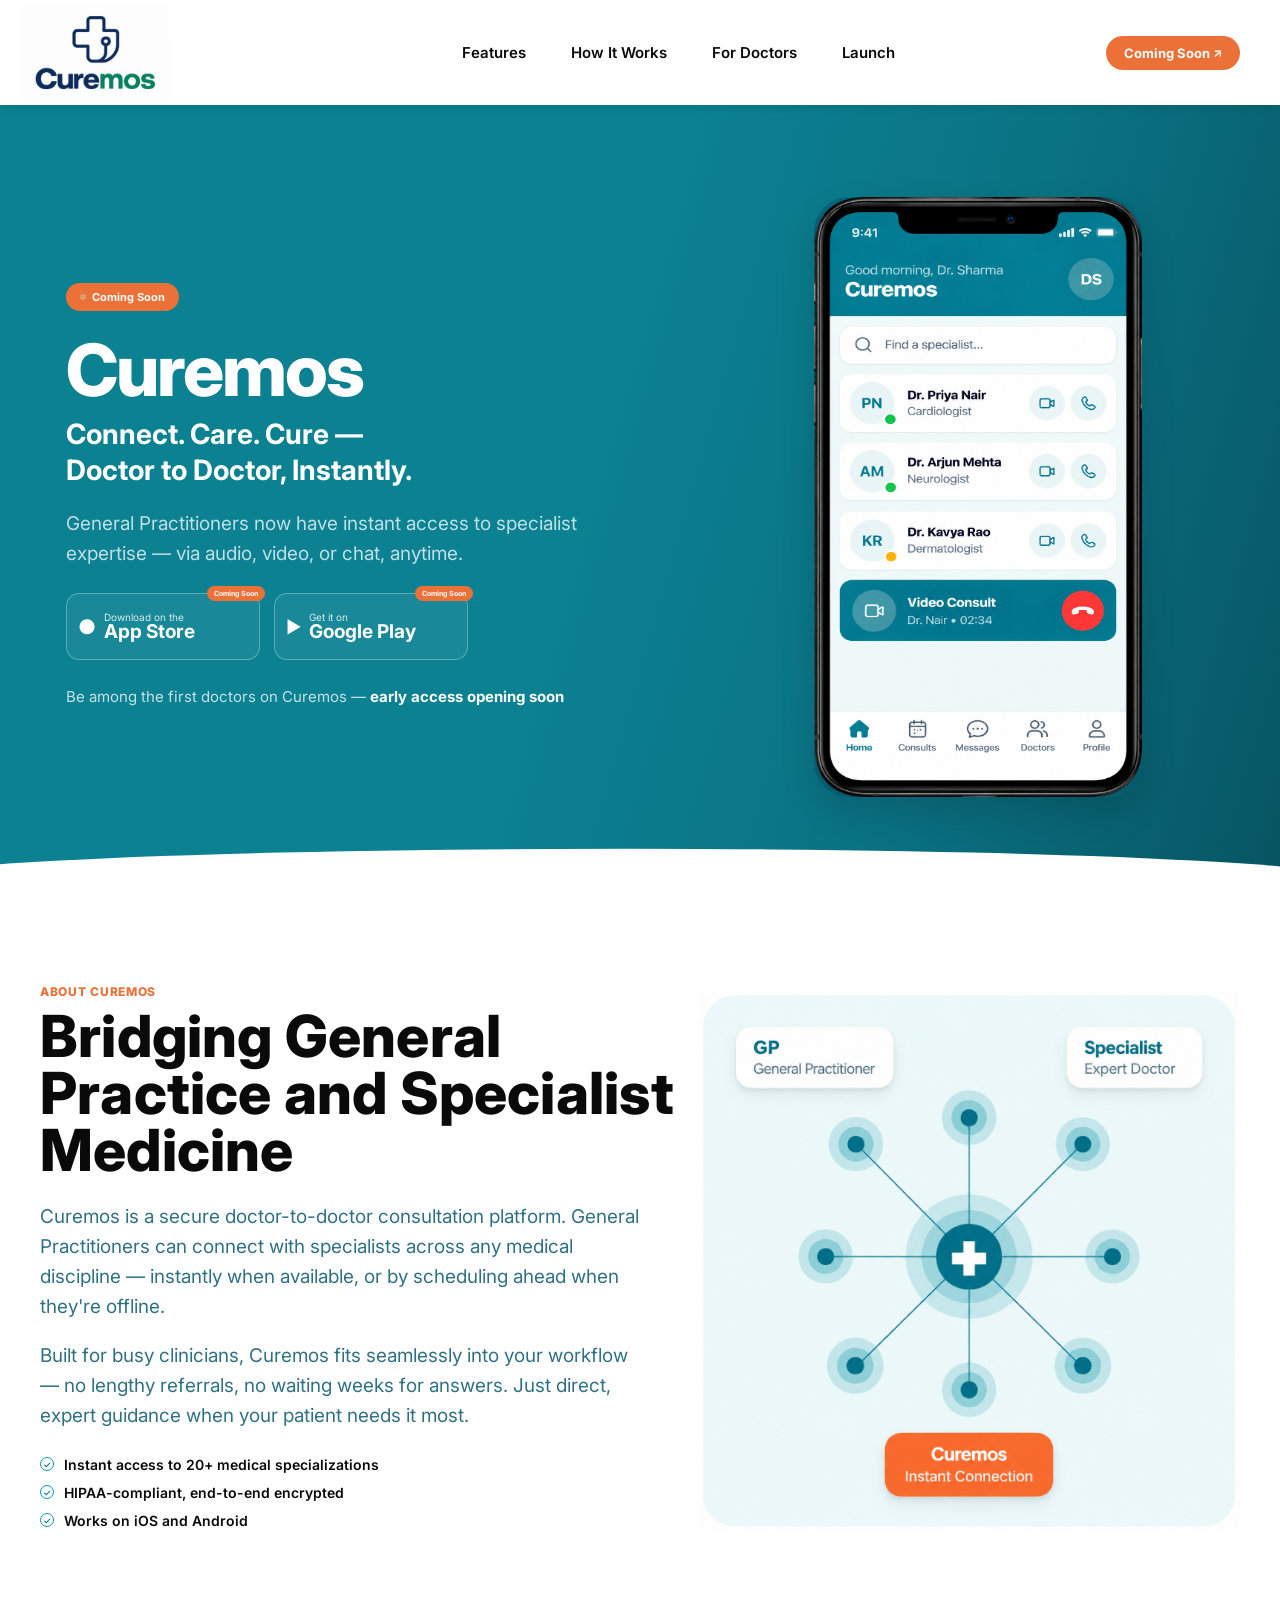
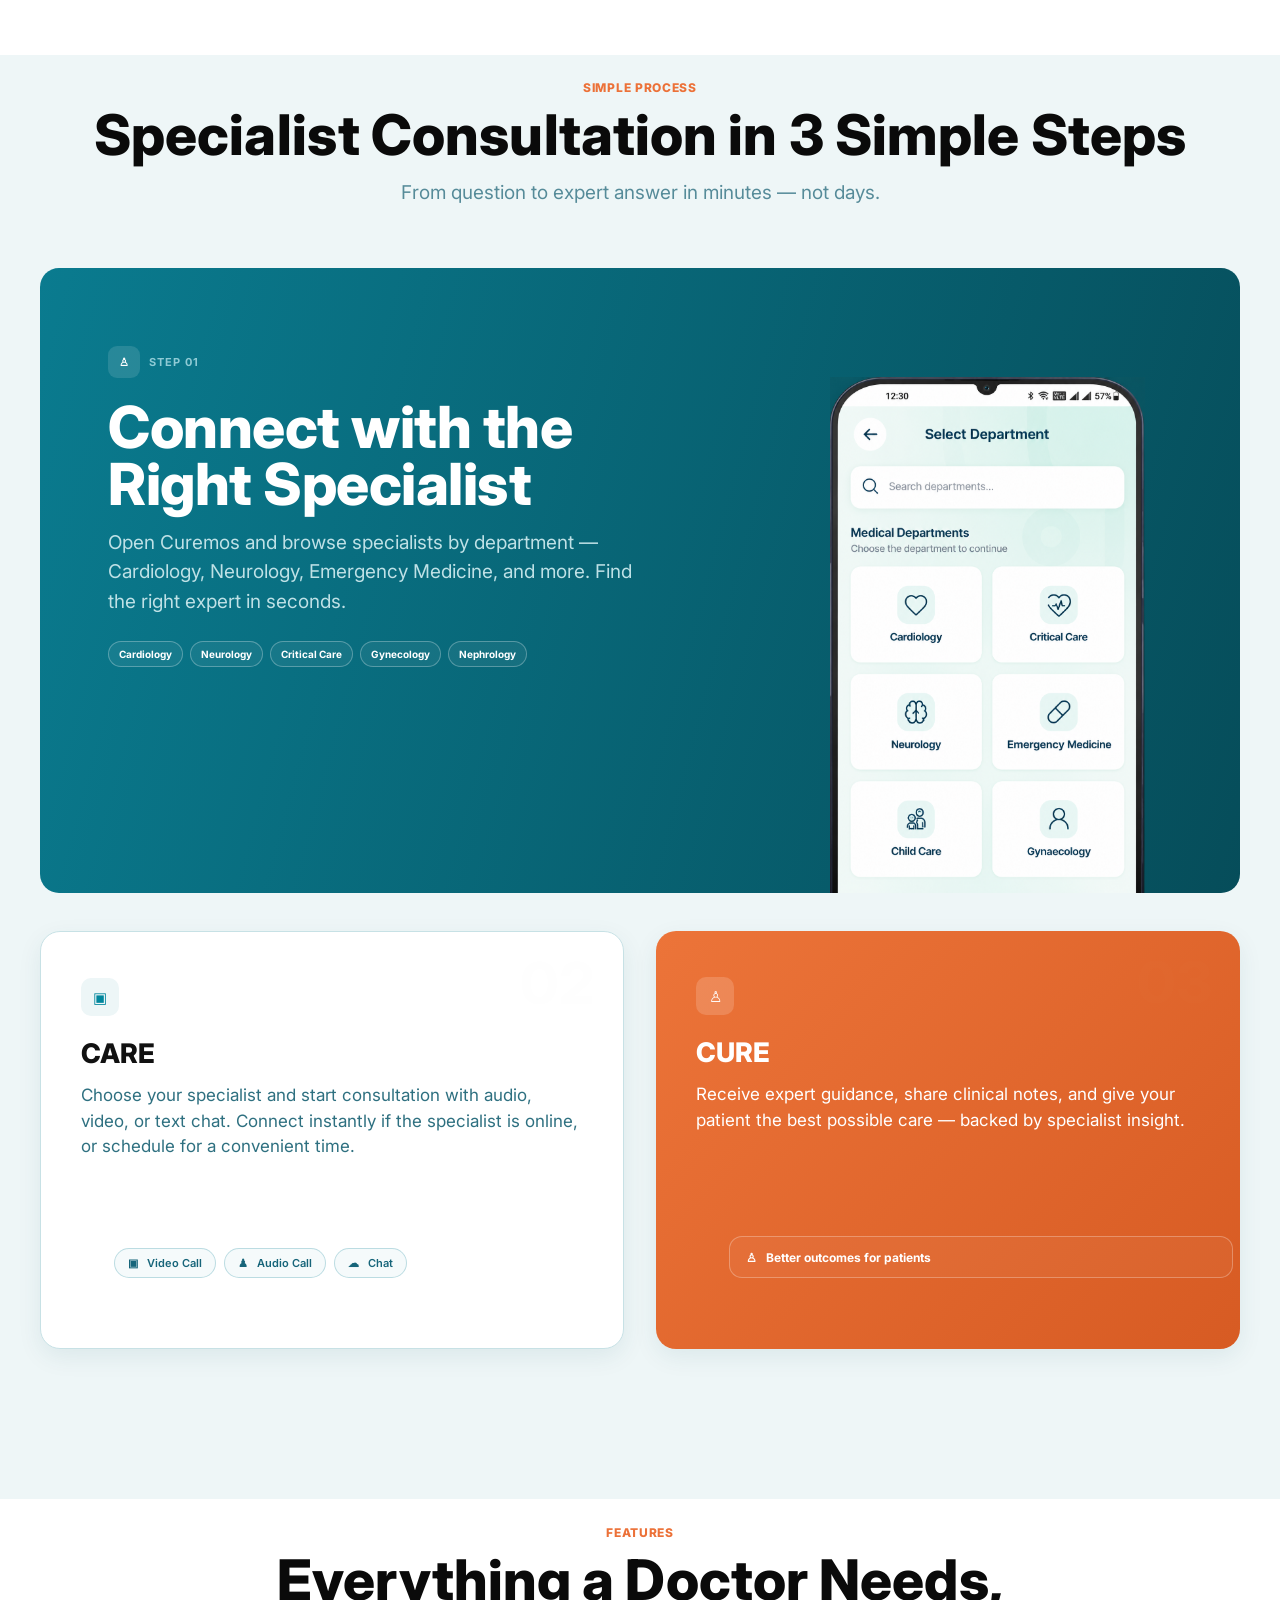
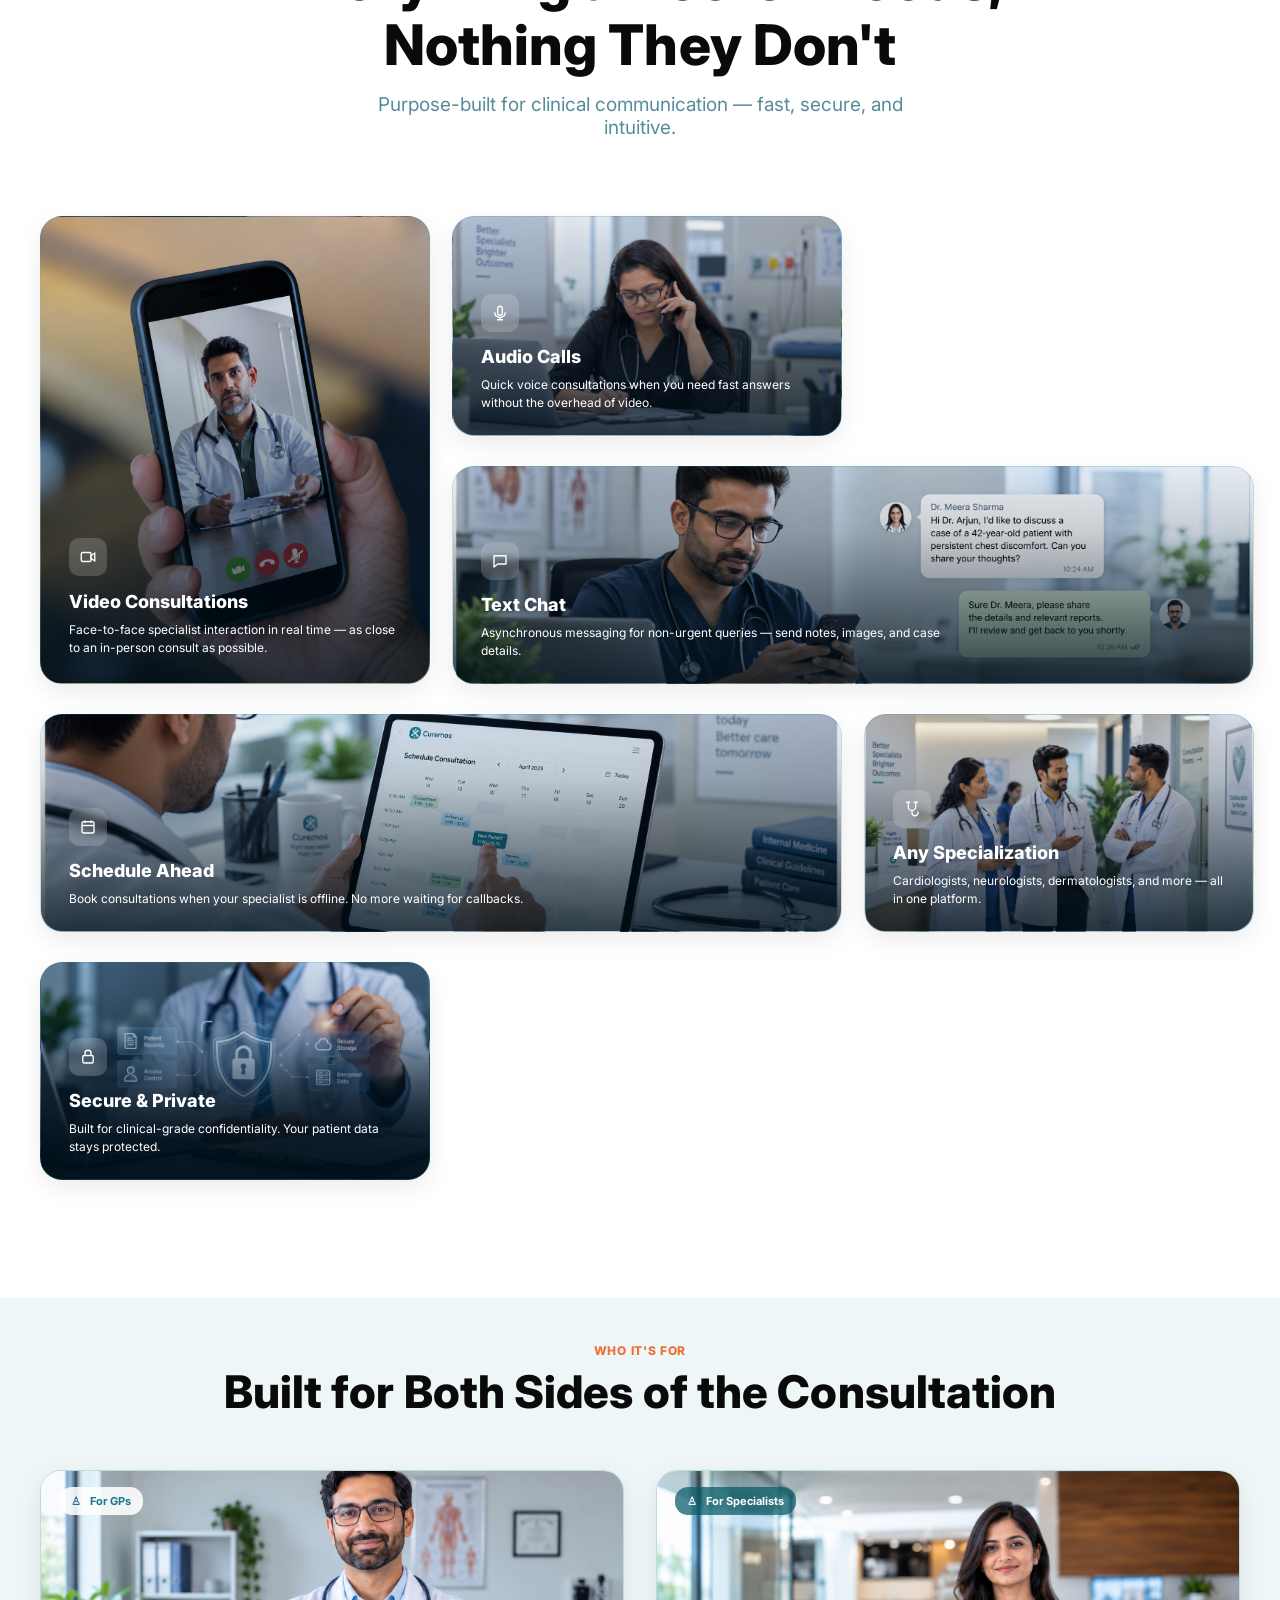
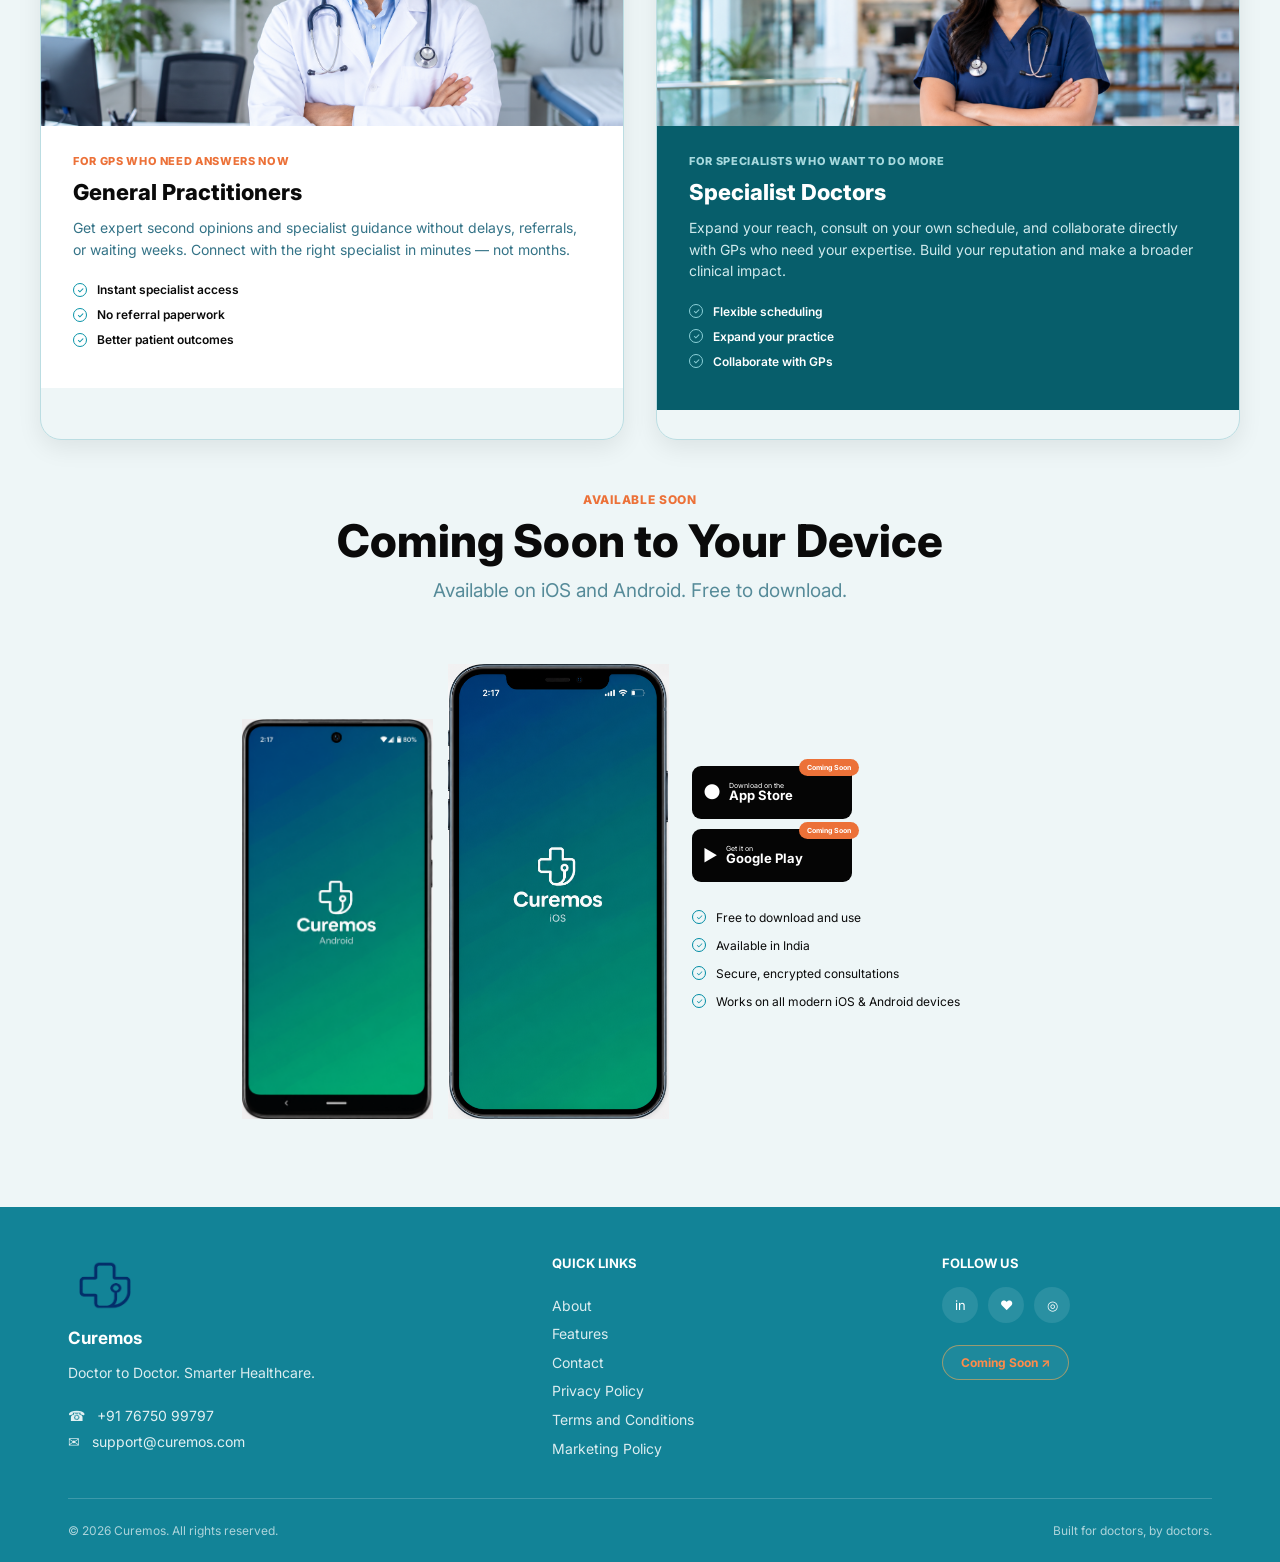
<file: index.html>
<!DOCTYPE html>
<html lang="en">
<head>
  <meta charset="UTF-8">
  <meta name="viewport" content="width=device-width, initial-scale=1.0">
  <meta name="description" content="Curemos — Doctor to Doctor, Instantly.">
  <title>Curemos — Doctor to Doctor, Instantly</title>
  <link rel="preconnect" href="https://fonts.googleapis.com">
  <link rel="preconnect" href="https://fonts.gstatic.com" crossorigin>
  <link href="https://fonts.googleapis.com/css2?family=Inter:wght@400;500;600;700;800&display=swap" rel="stylesheet">
  <link rel="stylesheet" href="css/style.css">
</head>
<body>
  <header class="site-header">
    <div class="nav-shell">
      <a class="brand" href="index.html" aria-label="Curemos home">
        <img src="assets/logo.png" alt="Curemos">
      </a>
      <nav class="main-nav" aria-label="Primary navigation">
        <a href="#features">Features</a>
        <a href="#how-it-works">How It Works</a>
        <a href="#for-doctors">For Doctors</a>
        <a href="#launch">Launch</a>
      </nav>
      <a class="coming-btn" href="launch.html">Coming Soon <span>↗</span></a>
    </div>
  </header>

  <main>
    <section class="hero teal-section">
      <div class="wave wave-bottom" aria-hidden="true"></div>
      <div class="container hero-grid">
        <div class="hero-copy">
          <div class="pill pill-orange"><span class="dot"></span>Coming Soon</div>
          <h1>Curemos</h1>
          <h2>Connect. Care. Cure —<br>Doctor to Doctor, Instantly.</h2>
          <p>General Practitioners now have instant access to specialist expertise — via audio, video, or chat, anytime.</p>
          <div class="store-row">
            <a class="store-btn" href="#" aria-label="Download on the App Store">
              <span class="store-icon">●</span>
              <span><small>Download on the</small><strong>App Store</strong></span>
              <b class="mini-soon">Coming Soon</b>
            </a>
            <a class="store-btn" href="#" aria-label="Get it on Google Play">
              <span class="store-icon play">▶</span>
              <span><small>Get it on</small><strong>Google Play</strong></span>
              <b class="mini-soon">Coming Soon</b>
            </a>
          </div>
          <p class="early-access">Be among the first doctors on Curemos — <strong>early access opening soon</strong></p>
        </div>
        <div class="hero-visual">
          <img src="assets/hero-phone.png" alt="Curemos mobile app preview">
        </div>
      </div>
    </section>

    <section id="about" class="about section-white">
      <div class="container two-col">
        <div class="about-copy">
          <div class="eyebrow">ABOUT CUREMOS</div>
          <h2>Bridging General<br>Practice and Specialist<br>Medicine</h2>
          <p>Curemos is a secure doctor-to-doctor consultation platform. General Practitioners can connect with specialists across any medical discipline — instantly when available, or by scheduling ahead when they're offline.</p>
          <p>Built for busy clinicians, Curemos fits seamlessly into your workflow — no lengthy referrals, no waiting weeks for answers. Just direct, expert guidance when your patient needs it most.</p>
          <ul class="checks">
            <li><span>✓</span>Instant access to 20+ medical specializations</li>
            <li><span>✓</span>HIPAA-compliant, end-to-end encrypted</li>
            <li><span>✓</span>Works on iOS and Android</li>
          </ul>
        </div>
        <div class="about-visual">
          <img src="assets/about-network.png" alt="Curemos connects GPs and specialists">
        </div>
      </div>
    </section>

    <section class="process section-light" id="how-it-works">
      <div class="container">
        <div class="section-heading">
          <div class="eyebrow">SIMPLE PROCESS</div>
          <h2>Specialist Consultation in 3 Simple Steps</h2>
          <p>From question to expert answer in minutes — not days.</p>
        </div>

        <article class="step step-one">
          <div class="step-copy">
            <div class="step-label"><span class="step-icon">♙</span> STEP 01</div>
            <h3>Connect with the<br>Right Specialist</h3>
            <p>Open Curemos and browse specialists by department — Cardiology, Neurology, Emergency Medicine, and more. Find the right expert in seconds.</p>
            <div class="chips">
              <span>Cardiology</span><span>Neurology</span><span>Critical Care</span><span>Gynecology</span><span>Nephrology</span>
            </div>
          </div>
          <div class="step-visual">
            <img src="assets/step1-phone.png" alt="Curemos department selection">
          </div>
        </article>

        <div class="step-pair">
          <article class="step-card care">
            <div class="number">02</div>
            <div class="card-icon">▣</div>
            <h3>CARE</h3>
            <p>Choose your specialist and start consultation with audio, video, or text chat. Connect instantly if the specialist is online, or schedule for a convenient time.</p>
            <div class="mini-chips"><span>▣ &nbsp; Video Call</span><span>♟ &nbsp; Audio Call</span><span>☁ &nbsp; Chat</span></div>
          </article>
          <article class="step-card cure">
            <div class="number">03</div>
            <div class="card-icon">♙</div>
            <h3>CURE</h3>
            <p>Receive expert guidance, share clinical notes, and give your patient the best possible care — backed by specialist insight.</p>
            <div class="outcome">♙ &nbsp; Better outcomes for patients</div>
          </article>
        </div>
      </div>
    </section>

    <section id="features" class="features-section">
      <div class="container">
        <div class="section-heading feature-heading">
          <div class="eyebrow">FEATURES</div>
          <h2>Everything a Doctor Needs,<br>Nothing They Don't</h2>
          <p>Purpose-built for clinical communication — fast, secure, and<br>intuitive.</p>
        </div>

        <div class="feature-grid">
          <article class="feature-card feature-video">
            <div class="feature-overlay"></div>
            <div class="feature-content">
              <div class="feature-icon"><img src="assets/video.svg" alt=""></div>
              <h3>Video Consultations</h3>
              <p>Face-to-face specialist interaction in real time — as close to an in-person consult as possible.</p>
            </div>
          </article>

          <article class="feature-card feature-audio">
            <div class="feature-overlay"></div>
            <div class="feature-content">
              <div class="feature-icon"><img src="assets/mic.svg" alt=""></div>
              <h3>Audio Calls</h3>
              <p>Quick voice consultations when you need fast answers without the overhead of video.</p>
            </div>
          </article>

          <article class="feature-card feature-chat">
            <div class="feature-overlay"></div>
            <div class="feature-content">
              <div class="feature-icon"><img src="assets/chat.svg" alt=""></div>
              <h3>Text Chat</h3>
              <p>Asynchronous messaging for non-urgent queries — send notes, images, and case details.</p>
            </div>
          </article>

          <article class="feature-card feature-schedule">
            <div class="feature-overlay"></div>
            <div class="feature-content">
              <div class="feature-icon"><img src="assets/calendar.svg" alt=""></div>
              <h3>Schedule Ahead</h3>
              <p>Book consultations when your specialist is offline. No more waiting for callbacks.</p>
            </div>
          </article>

          <article class="feature-card feature-specialization">
            <div class="feature-overlay"></div>
            <div class="feature-content">
              <div class="feature-icon"><img src="assets/stethoscope.svg" alt=""></div>
              <h3>Any Specialization</h3>
              <p>Cardiologists, neurologists, dermatologists, and more — all in one platform.</p>
            </div>
          </article>

          <article class="feature-card feature-security">
            <div class="feature-overlay"></div>
            <div class="feature-content">
              <div class="feature-icon"><img src="assets/lock.svg" alt=""></div>
              <h3>Secure &amp; Private</h3>
              <p>Built for clinical-grade confidentiality. Your patient data stays protected.</p>
            </div>
          </article>
        </div>
      </div>
    </section>

    <section id="for-doctors" class="doctors-section">
      <div class="container">
        <div class="section-heading doctors-heading">
          <div class="eyebrow">WHO IT'S FOR</div>
          <h2>Built for Both Sides of the Consultation</h2>
        </div>

        <div class="doctor-grid">
          <article class="doctor-card gp-card">
            <div class="doctor-photo doctor-gp-photo">
              <span class="doctor-tag">♙ &nbsp; For GPs</span>
            </div>
            <div class="doctor-body">
              <div class="doctor-eyebrow">FOR GPS WHO NEED ANSWERS NOW</div>
              <h3>General Practitioners</h3>
              <p>Get expert second opinions and specialist guidance without delays, referrals, or waiting weeks. Connect with the right specialist in minutes — not months.</p>
              <ul>
                <li><span>✓</span>Instant specialist access</li>
                <li><span>✓</span>No referral paperwork</li>
                <li><span>✓</span>Better patient outcomes</li>
              </ul>
            </div>
          </article>

          <article class="doctor-card specialist-card">
            <div class="doctor-photo doctor-specialist-photo">
              <span class="doctor-tag">♙ &nbsp; For Specialists</span>
            </div>
            <div class="doctor-body">
              <div class="doctor-eyebrow">FOR SPECIALISTS WHO WANT TO DO MORE</div>
              <h3>Specialist Doctors</h3>
              <p>Expand your reach, consult on your own schedule, and collaborate directly with GPs who need your expertise. Build your reputation and make a broader clinical impact.</p>
              <ul>
                <li><span>✓</span>Flexible scheduling</li>
                <li><span>✓</span>Expand your practice</li>
                <li><span>✓</span>Collaborate with GPs</li>
              </ul>
            </div>
          </article>
        </div>
      </div>
    </section>

    <section id="launch" class="download-section">
      <div class="container">
        <div class="section-heading download-heading">
          <div class="eyebrow">AVAILABLE SOON</div>
          <h2>Coming Soon to Your Device</h2>
          <p>Available on iOS and Android. Free to download.</p>
        </div>

        <div class="download-grid">
          <div class="phones">
            <img class="android-phone" src="assets/launch/android-phone.png" alt="Curemos Android app preview">
            <img class="ios-phone" src="assets/launch/ios-phone.png" alt="Curemos iOS app preview">
          </div>
          <div class="download-info">
            <div class="store-stack">
              <a class="black-store" href="#" aria-label="App Store coming soon">
                <span class="store-symbol">●</span><span><small>Download on the</small><strong>App Store</strong></span><b>Coming Soon</b>
              </a>
              <a class="black-store" href="#" aria-label="Google Play coming soon">
                <span class="store-symbol play-symbol">▶</span><span><small>Get it on</small><strong>Google Play</strong></span><b>Coming Soon</b>
              </a>
            </div>
            <ul class="download-points">
              <li><span>✓</span>Free to download and use</li>
              <li><span>✓</span>Available in India</li>
              <li><span>✓</span>Secure, encrypted consultations</li>
              <li><span>✓</span>Works on all modern iOS &amp; Android devices</li>
            </ul>
          </div>
        </div>
      </div>
    </section>

<footer class="site-footer">
    <div class="container footer-grid">

        <!-- LEFT -->
        <div class="footer-brand">
            <img src="assets/footer_logo.png" alt="Curemos">

            <h3>Curemos</h3>

            <p>Doctor to Doctor. Smarter Healthcare.</p>

            <a href="tel:+917675099797">
                ☎ &nbsp; +91 76750 99797
            </a>

            <a href="mailto:support@curemos.com">
                ✉ &nbsp; support@curemos.com
            </a>
        </div>

        <!-- QUICK LINKS -->
        <div class="footer-links">
            <h4>QUICK LINKS</h4>

            <a href="#about">About</a>
            <a href="#features">Features</a>
            <a href="contact.html">Contact</a>
            <a href="privacy.html">Privacy Policy</a>
            <a href="terms.html">Terms and Conditions</a>
            <a href="marketing-policy.html">Marketing Policy</a>
        </div>

        <!-- SOCIAL -->
        <div class="footer-right">

            <h4 class="footer-title">FOLLOW US</h4>

            <div class="footer-social">
                <a href="#" aria-label="LinkedIn">in</a>
                <a href="#" aria-label="Twitter">♥</a>
                <a href="#" aria-label="Instagram">◎</a>
            </div>

            <a class="coming-btn" href="launch.html">
                Coming Soon ↗
            </a>

        </div>

    </div>

    <!-- BOTTOM -->
    <div class="footer-bottom">
        <p>© 2026 Curemos. All rights reserved.</p>
        <p>Built for doctors, by doctors.</p>
    </div>

</footer>
  </main>
  <script src="js/script.js"></script>
</body>
</html>
</file>
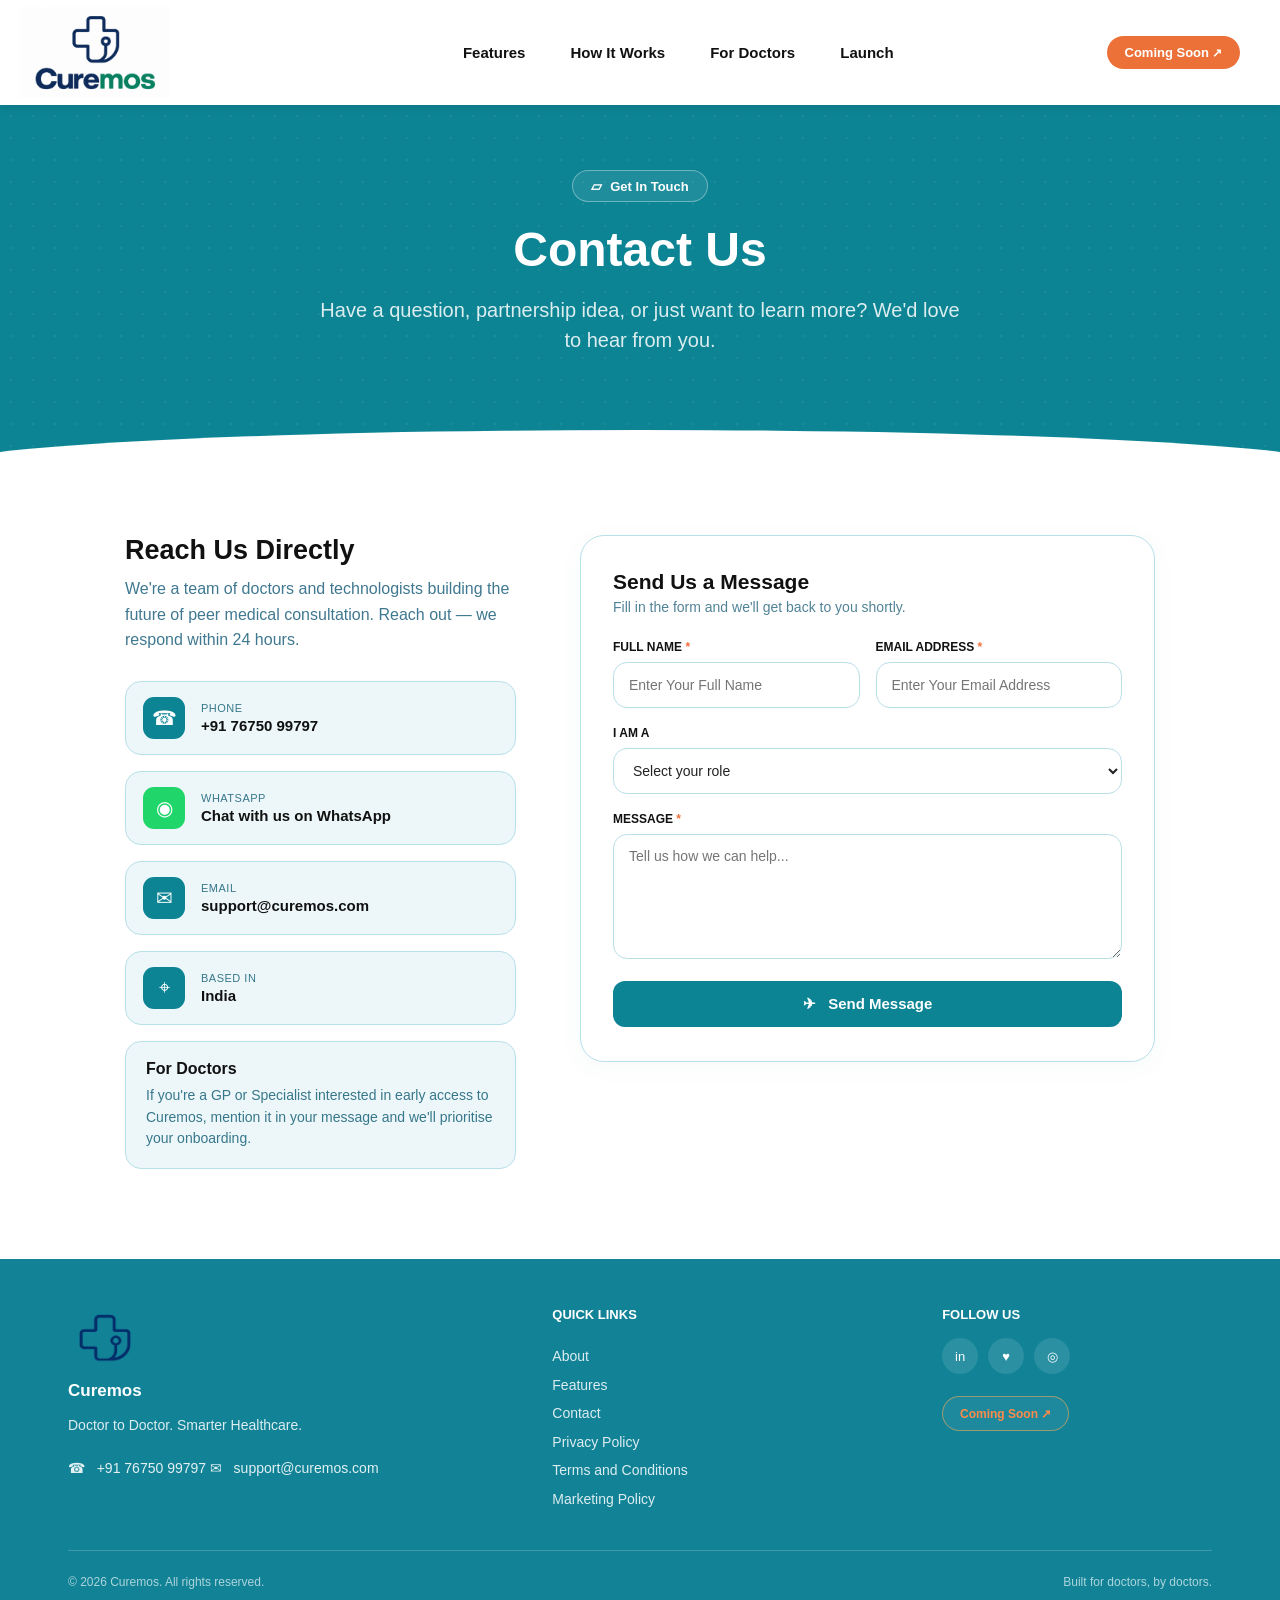
<file: contact.html>
<!DOCTYPE html>
<html lang="en">
<head>
  <meta charset="UTF-8">
  <meta name="viewport" content="width=device-width, initial-scale=1.0">

  <title>Contact Curemos — Curemos</title>

  <link rel="stylesheet" href="css/style.css">

  <style>
    /* =========================
       CONTACT PAGE
    ========================= */

    .contact-page {
      background: #ffffff;
      color: #111111;
    }

    /* =========================
       CONTACT HERO
    ========================= */

    .contact-hero {
      position: relative;
      background: #0d8494;
      color: #ffffff;
      text-align: center;
      padding: 65px 20px 105px;
      overflow: hidden;
    }

    /* subtle background pattern */
    .contact-hero::before {
      content: "";
      position: absolute;
      inset: 0;
      opacity: 0.08;
      background-image: radial-gradient(
        rgba(255,255,255,0.8) 1px,
        transparent 1px
      );
      background-size: 22px 22px;
    }

    .contact-hero-content {
      position: relative;
      z-index: 1;
      max-width: 850px;
      margin: 0 auto;
    }

    .contact-badge {
      display: inline-flex;
      align-items: center;
      gap: 8px;
      padding: 7px 18px;
      border: 1px solid rgba(255,255,255,0.35);
      border-radius: 30px;
      font-size: 13px;
      font-weight: 600;
      margin-bottom: 20px;
      background: rgba(255,255,255,0.08);
    }

    .contact-badge::before {
      content: "▱";
      font-size: 14px;
    }

    .contact-hero h1 {
      margin: 0;
      font-size: 48px;
      line-height: 1.15;
      font-weight: 700;
    }

    .contact-hero p {
      max-width: 650px;
      margin: 18px auto 0;
      font-size: 20px;
      line-height: 1.5;
      color: rgba(255,255,255,0.85);
    }

    /* curved bottom */
    .contact-hero::after {
      content: "";
      position: absolute;
      left: -5%;
      bottom: -45px;
      width: 110%;
      height: 75px;
      background: #ffffff;
      border-radius: 50% 50% 0 0;
    }


    /* =========================
       CONTACT CONTENT
    ========================= */

    .contact-content {
      max-width: 1090px;
      margin: 0 auto;
      padding: 75px 30px 90px;
    }

    .contact-grid {
      display: grid;
      grid-template-columns: 0.85fr 1.25fr;
      gap: 64px;
      align-items: start;
    }


    /* =========================
       LEFT SIDE
    ========================= */

    .contact-left h2 {
      font-size: 27px;
      margin: 0 0 10px;
      font-weight: 700;
    }

    .contact-intro {
      color: #3f7890;
      font-size: 16px;
      line-height: 1.6;
      margin: 0 0 28px;
      max-width: 430px;
    }

    .contact-card {
      display: flex;
      align-items: center;
      gap: 16px;
      background: #edf7f9;
      border: 1px solid #b8e0e8;
      border-radius: 16px;
      padding: 15px 17px;
      margin-bottom: 16px;
      min-height: 55px;
    }

    .contact-icon {
      width: 42px;
      height: 42px;
      min-width: 42px;
      border-radius: 11px;
      background: #0d8494;
      display: flex;
      align-items: center;
      justify-content: center;
      color: white;
      font-size: 20px;
    }

    .contact-card.whatsapp .contact-icon {
      background: #20d66b;
      color: #ffffff;
    }

    .contact-card-content {
      display: flex;
      flex-direction: column;
      gap: 3px;
    }

    .contact-card-label {
      font-size: 11px;
      letter-spacing: 0.5px;
      color: #37778b;
      font-weight: 500;
    }

    .contact-card-value {
      font-size: 15px;
      font-weight: 700;
      color: #111111;
    }

    .contact-card-value a {
      color: inherit;
      text-decoration: none;
    }


    /* =========================
       FOR DOCTORS BOX
    ========================= */

    .doctor-note {
      margin-top: 16px;
      padding: 18px 20px;
      background: #edf7f9;
      border: 1px solid #b8e0e8;
      border-radius: 16px;
    }

    .doctor-note h3 {
      margin: 0 0 7px;
      font-size: 16px;
    }

    .doctor-note p {
      margin: 0;
      color: #37778b;
      font-size: 14px;
      line-height: 1.55;
    }


    /* =========================
       FORM
    ========================= */

    .contact-form-box {
      border: 1px solid #b8e0e8;
      border-radius: 24px;
      padding: 34px 32px;
      background: #ffffff;
      box-shadow: 0 5px 25px rgba(10, 90, 105, 0.04);
    }

    .contact-form-box h2 {
      margin: 0 0 5px;
      font-size: 21px;
    }

    .form-subtitle {
      margin: 0 0 25px;
      color: #518397;
      font-size: 14px;
    }

    .form-row {
      display: grid;
      grid-template-columns: 1fr 1fr;
      gap: 16px;
    }

    .form-group {
      margin-bottom: 18px;
    }

    .form-group label {
      display: block;
      margin-bottom: 8px;
      font-size: 12px;
      font-weight: 700;
      text-transform: uppercase;
    }

    .required {
      color: #f36f3d;
    }

    .form-group input,
    .form-group select,
    .form-group textarea {
      width: 100%;
      box-sizing: border-box;
      border: 1px solid #b9dfe7;
      border-radius: 14px;
      padding: 13px 15px;
      font-family: inherit;
      font-size: 14px;
      color: #222222;
      outline: none;
      background: #ffffff;
      transition: 0.2s ease;
    }

    .form-group input,
    .form-group select {
      height: 46px;
    }

    .form-group textarea {
      min-height: 125px;
      resize: vertical;
    }

    .form-group input:focus,
    .form-group select:focus,
    .form-group textarea:focus {
      border-color: #0d8494;
      box-shadow: 0 0 0 3px rgba(13,132,148,0.08);
    }

    .send-button {
      width: 100%;
      border: none;
      border-radius: 12px;
      padding: 14px;
      background: #0d8494;
      color: white;
      font-size: 15px;
      font-weight: 700;
      cursor: pointer;
      transition: 0.2s ease;
    }

    .send-button:hover {
      background: #086f7d;
      transform: translateY(-1px);
    }


    /* =========================
       FOOTER
    ========================= */

  


    /* =========================
       RESPONSIVE
    ========================= */

    @media (max-width: 800px) {

      .contact-hero {
        padding: 50px 20px 90px;
      }

      .contact-hero h1 {
        font-size: 38px;
      }

      .contact-hero p {
        font-size: 17px;
      }

      .contact-grid {
        grid-template-columns: 1fr;
        gap: 40px;
      }

      .form-row {
        grid-template-columns: 1fr;
      }

    }

    @media (max-width: 500px) {

      .contact-content {
        padding: 55px 18px 70px;
      }

      .contact-form-box {
        padding: 25px 18px;
      }

      .contact-hero h1 {
        font-size: 34px;
      }
    }
  </style>
</head>

<body class="contact-page">

  <!-- =========================
       HEADER
  ========================= -->

  <div id="shared-header"></div>

  <main>

    <!-- =========================
         HERO
    ========================= -->

    <section class="contact-hero">

      <div class="contact-hero-content">

        <div class="contact-badge">
          Get In Touch
        </div>

        <h1>Contact Us</h1>

        <p>
          Have a question, partnership idea, or just want to learn more?
          We'd love to hear from you.
        </p>

      </div>

    </section>


    <!-- =========================
         CONTACT CONTENT
    ========================= -->

    <section class="contact-content">

      <div class="contact-grid">


        <!-- LEFT SIDE -->

        <div class="contact-left">

          <h2>Reach Us Directly</h2>

          <p class="contact-intro">
            We're a team of doctors and technologists building the future
            of peer medical consultation. Reach out — we respond within
            24 hours.
          </p>


          <!-- PHONE -->

          <div class="contact-card">

            <div class="contact-icon">
              ☎
            </div>

            <div class="contact-card-content">

              <div class="contact-card-label">
                PHONE
              </div>

              <div class="contact-card-value">
                <a href="tel:+917675099797">
                  +91 76750 99797
                </a>
              </div>

            </div>

          </div>


          <!-- WHATSAPP -->

          <div class="contact-card whatsapp">

            <div class="contact-icon">
              ◉
            </div>

            <div class="contact-card-content">

              <div class="contact-card-label">
                WHATSAPP
              </div>

              <div class="contact-card-value">
                <a
                  href="https://wa.me/917675099797"
                  target="_blank"
                >
                  Chat with us on WhatsApp
                </a>
              </div>

            </div>

          </div>


          <!-- EMAIL -->

          <div class="contact-card">

            <div class="contact-icon">
              ✉
            </div>

            <div class="contact-card-content">

              <div class="contact-card-label">
                EMAIL
              </div>

              <div class="contact-card-value">
                <a href="mailto:support@curemos.com">
                  support@curemos.com
                </a>
              </div>

            </div>

          </div>


          <!-- LOCATION -->

          <div class="contact-card">

            <div class="contact-icon">
              ⌖
            </div>

            <div class="contact-card-content">

              <div class="contact-card-label">
                BASED IN
              </div>

              <div class="contact-card-value">
                India
              </div>

            </div>

          </div>


          <!-- DOCTOR NOTE -->

          <div class="doctor-note">

            <h3>For Doctors</h3>

            <p>
              If you're a GP or Specialist interested in early access to
              Curemos, mention it in your message and we'll prioritise
              your onboarding.
            </p>

          </div>

        </div>


        <!-- RIGHT SIDE FORM -->

        <div class="contact-form-box">

          <h2>Send Us a Message</h2>

          <p class="form-subtitle">
            Fill in the form and we'll get back to you shortly.
          </p>


          <form
            action="mailto:support@curemos.com"
            method="post"
            enctype="text/plain"
          >

            <!-- NAME + EMAIL -->

            <div class="form-row">

              <div class="form-group">

                <label>
                  Full Name <span class="required">*</span>
                </label>

                <input
                  type="text"
                  name="Full Name"
                  placeholder="Enter Your Full Name"
                  required
                >

              </div>


              <div class="form-group">

                <label>
                  Email Address <span class="required">*</span>
                </label>

                <input
                  type="email"
                  name="Email"
                  placeholder="Enter Your Email Address"
                  required
                >

              </div>

            </div>


            <!-- ROLE -->

            <div class="form-group">

              <label>
                I Am A
              </label>

              <select name="Role">

                <option value="">
                  Select your role
                </option>

                <option value="General Practitioner">
                  General Practitioner
                </option>

                <option value="Specialist Doctor">
                  Specialist Doctor
                </option>

                <option value="Hospital">
                  Hospital
                </option>

                <option value="Healthcare Organisation">
                  Healthcare Organisation
                </option>

                <option value="Other">
                  Other
                </option>

              </select>

            </div>


            <!-- MESSAGE -->

            <div class="form-group">

              <label>
                Message <span class="required">*</span>
              </label>

              <textarea
                name="Message"
                placeholder="Tell us how we can help..."
                required
              ></textarea>

            </div>


            <!-- BUTTON -->

            <button
              type="submit"
              class="send-button"
            >
              ✈ &nbsp; Send Message
            </button>

          </form>

        </div>

      </div>

    </section>

  </main>


<div id="shared-footer"></div>
<script>
fetch("components/header.html")
    .then(response => response.text())
    .then(data => {
        document.getElementById("shared-header").innerHTML = data;
    });
</script>
<script>
fetch("components/footer.html")
    .then(response => response.text())
    .then(data => {
        document.getElementById("shared-footer").innerHTML = data;
    });
</script>
</body>
</html>
</file>
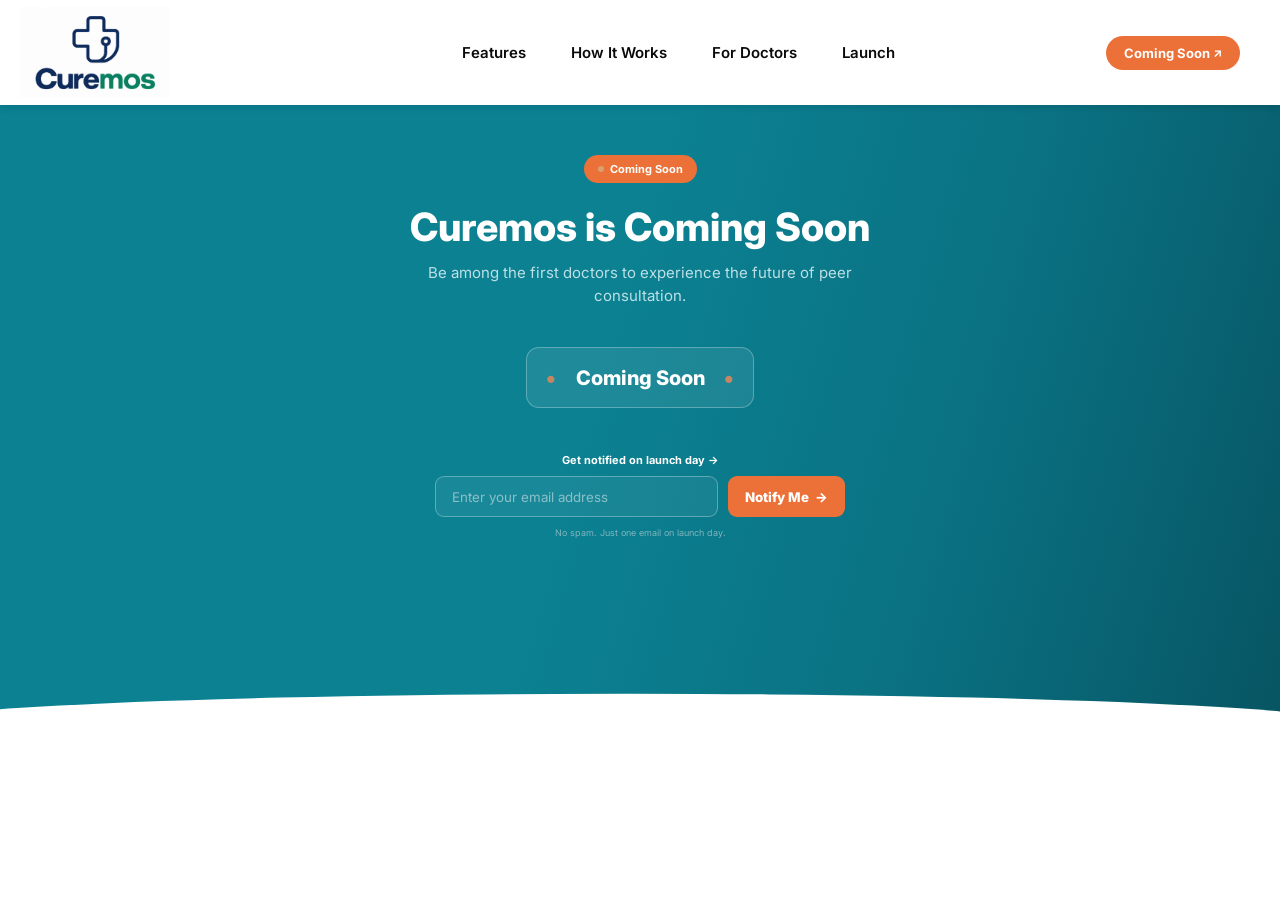
<file: launch.html>
<!DOCTYPE html>
<html lang="en">
<head>
  <meta charset="UTF-8">
  <meta name="viewport" content="width=device-width, initial-scale=1.0">
  <title>Curemos — Coming Soon</title>
  <link rel="preconnect" href="https://fonts.googleapis.com">
  <link rel="preconnect" href="https://fonts.gstatic.com" crossorigin>
  <link href="https://fonts.googleapis.com/css2?family=Inter:wght@400;500;600;700;800&display=swap" rel="stylesheet">
  <link rel="stylesheet" href="css/style.css">
</head>
<body>
  <header class="site-header">
    <div class="nav-shell">
      <a class="brand" href="index.html"><img src="assets/logo.png" alt="Curemos"></a>
      <nav class="main-nav">
        <a href="index.html#features">Features</a>
        <a href="index.html#how-it-works">How It Works</a>
        <a href="index.html#for-doctors">For Doctors</a>
        <a href="launch.html">Launch</a>
      </nav>
      <a class="coming-btn" href="launch.html">Coming Soon <span>↗</span></a>
    </div>
  </header>

  <main class="launch-page teal-section">
    <div class="wave wave-bottom" aria-hidden="true"></div>
    <div class="launch-inner">
      <div class="pill pill-orange"><span class="dot"></span>Coming Soon</div>
      <h1>Curemos is Coming Soon</h1>
      <p>Be among the first doctors to experience the future of peer<br>consultation.</p>
      <div class="big-coming"><span>•</span>Coming Soon<span>•</span></div>
      <label class="notify-label">Get notified on launch day →</label>
      <form class="notify-form" onsubmit="return false;">
        <input type="email" placeholder="Enter your email address" aria-label="Email address">
        <button>Notify Me&nbsp; →</button>
      </form>
      <small class="spam-note">No spam. Just one email on launch day.</small>
    </div>
  </main>
</body>
</html>
</file>
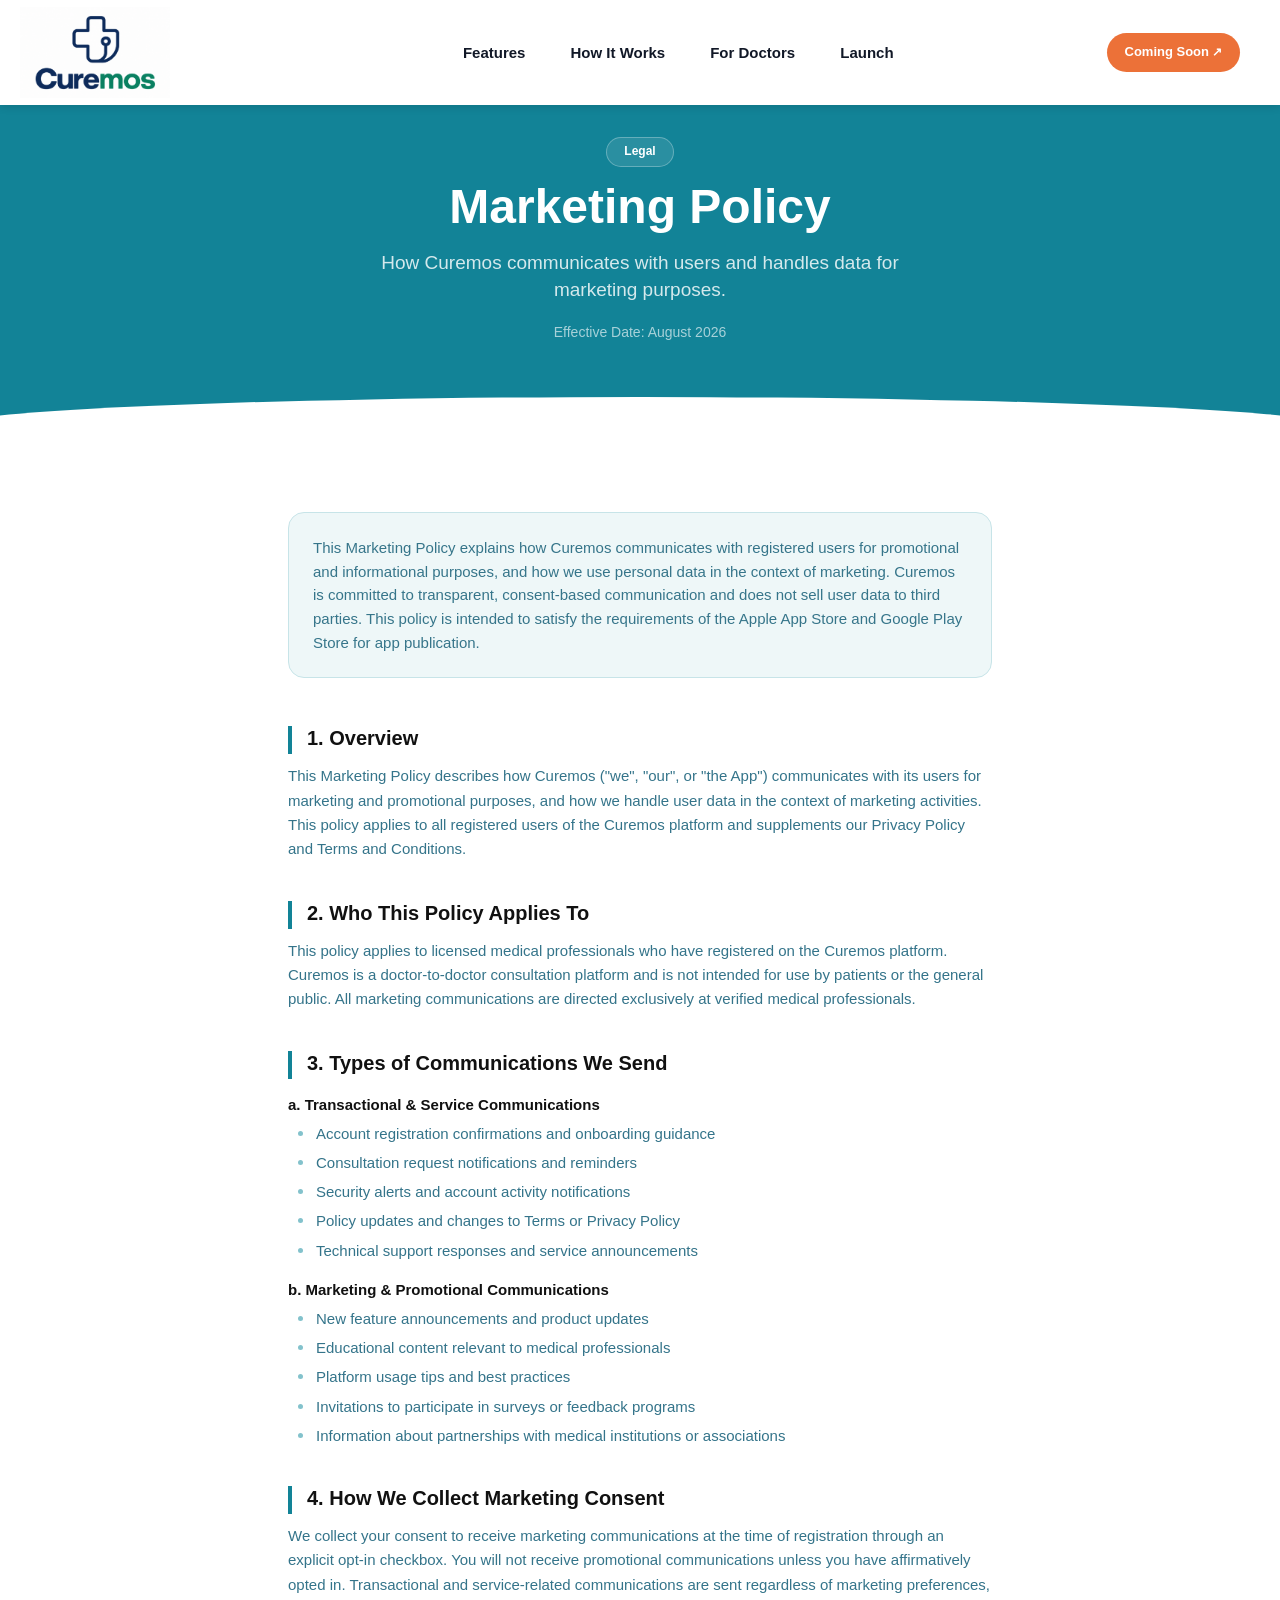
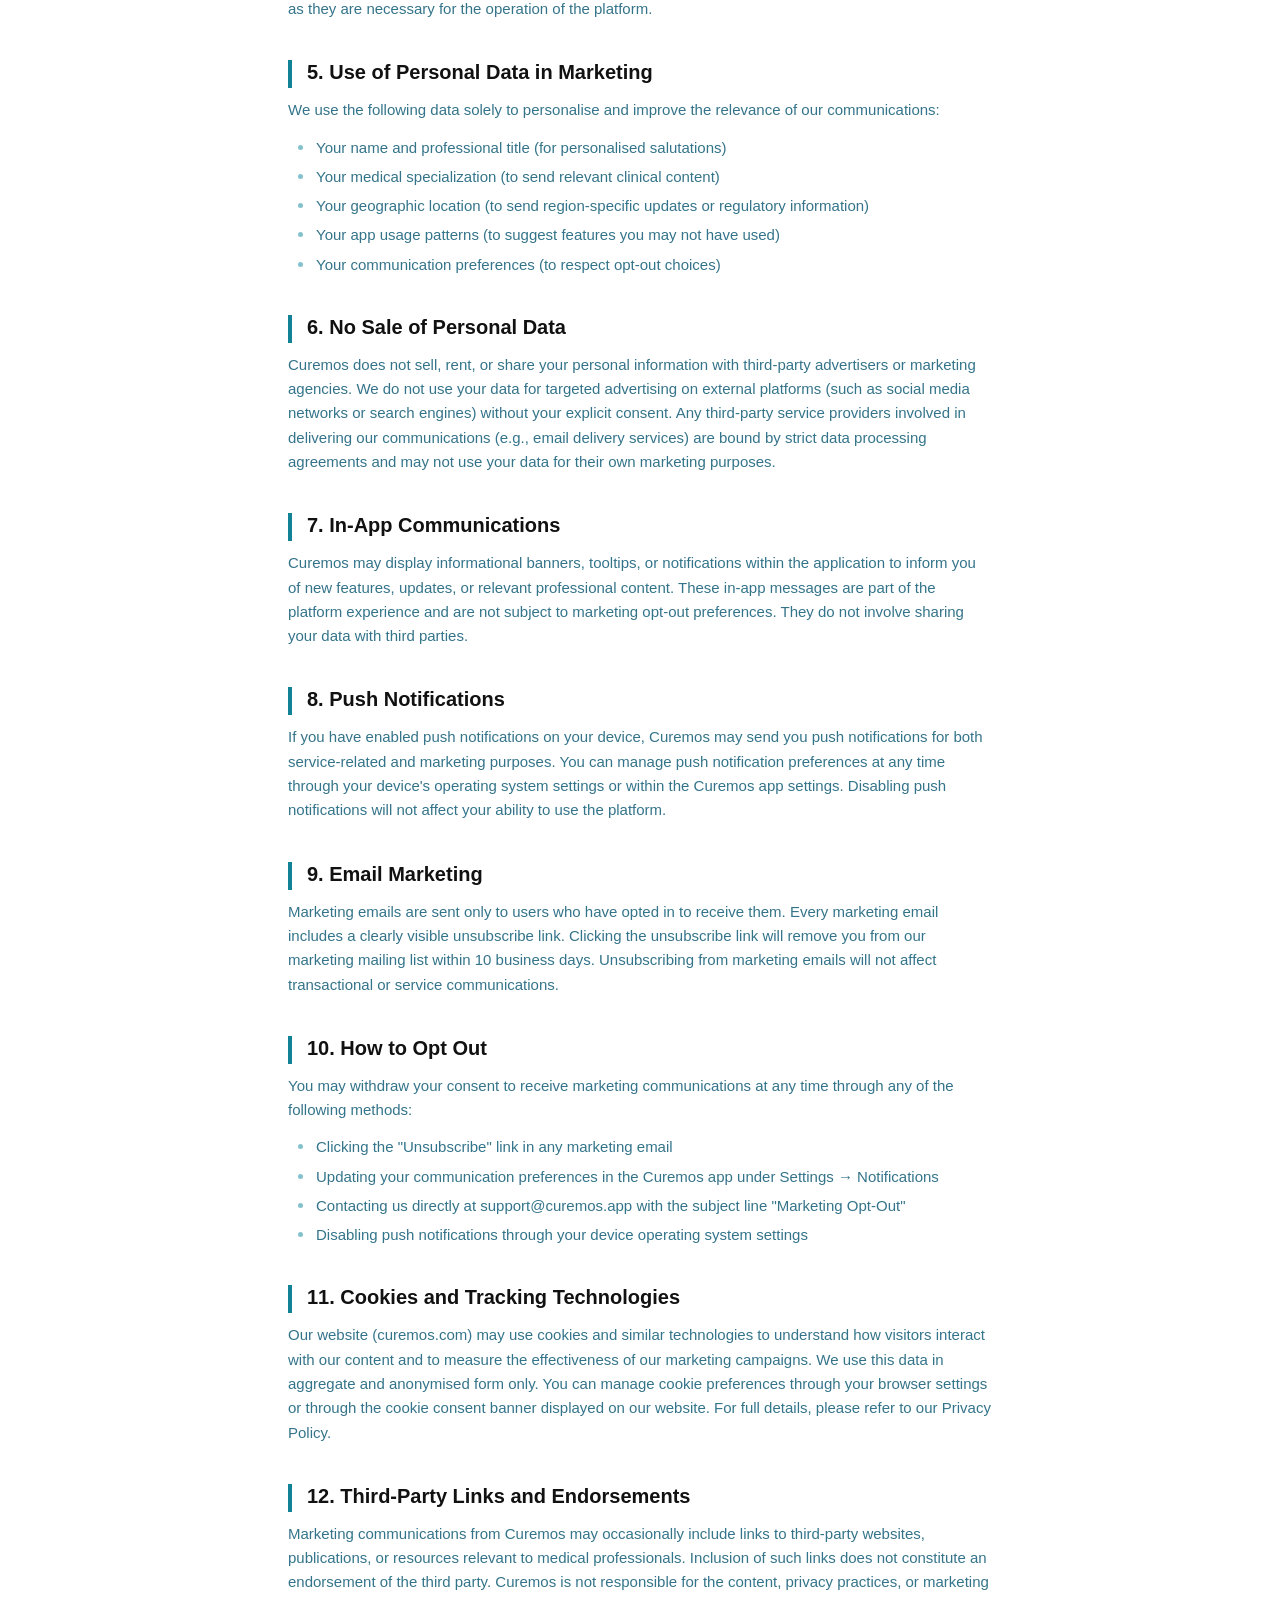
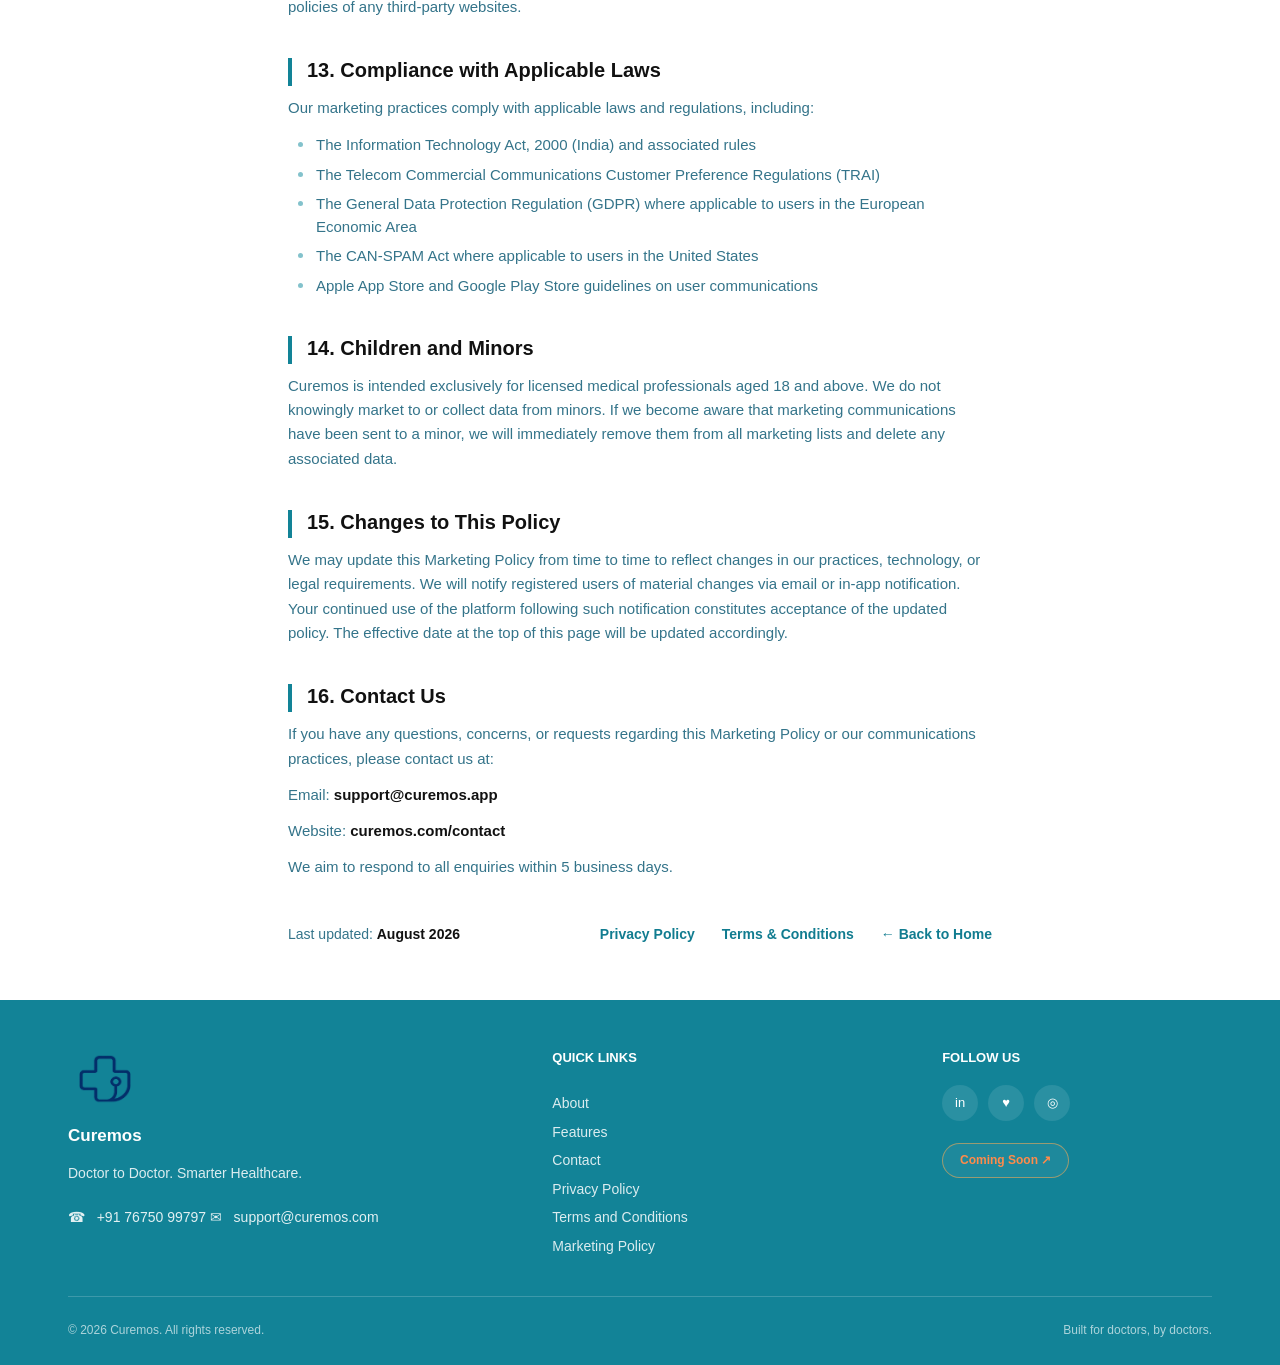
<file: marketing-policy.html>
<!DOCTYPE html>
<html lang="en">
<head>
    <meta charset="UTF-8">
    <meta name="viewport" content="width=device-width, initial-scale=1.0">

    <title>Marketing Policy — Curemos</title>

    <link rel="stylesheet" href="css/style.css">

    <style>

        * {
            margin: 0;
            padding: 0;
            box-sizing: border-box;
        }

        html {
            scroll-behavior: smooth;
        }

        body {
            font-family: Arial, Helvetica, sans-serif;
            color: #111827;
            background: #ffffff;
            line-height: 1.6;
        }


        /* =========================
           HERO
        ========================= */

        .policy-hero {
            height: 327px;
            background: #128397;

            position: relative;
            overflow: hidden;

            display: flex;
            justify-content: center;
            text-align: center;
        }

        .hero-content {
            padding-top: 32px;
            position: sticky;
            z-index: 2;
        }

        .hero-label {
            display: inline-flex;
            align-items: center;
            justify-content: center;

            height: 30px;
            padding: 0 17px;

            border: 1px solid rgba(255, 255, 255, 0.28);
            background: rgba(255, 255, 255, 0.10);

            color: #ffffff;

            border-radius: 18px;

            font-size: 12px;
            font-weight: 600;

            margin-bottom: 14px;
        }

        .hero-content h1 {
            color: #ffffff;

            font-size: 48px;
            line-height: 1.1;
            font-weight: 700;

            margin-bottom: 15px;
        }

        .hero-subtitle {
            max-width: 570px;
            margin: 0 auto;

            color: rgba(255, 255, 255, 0.82);

            font-size: 19px;
            line-height: 1.45;
        }

        .effective-date {
            margin-top: 17px;

            color: rgba(255, 255, 255, 0.63);

            font-size: 14px;
            font-weight: 500;
        }


        /* =========================
           WAVE
        ========================= */

        .policy-hero::after {
            content: "";

            position: absolute;
            left: -5%;
            bottom: -35px;

            width: 110%;
            height: 70px;

            background: #ffffff;

            border-radius: 50% 50% 0 0 / 45% 45% 0 0;
        }


        /* =========================
           POLICY CONTENT
        ========================= */

        .policy-content {
            width: 704px;
            max-width: calc(100% - 40px);

            margin: 0 auto;

            padding-top: 80px;
            padding-bottom: 55px;
        }


        /* =========================
           INTRO BOX
        ========================= */

        .policy-intro {
            background: #eef7f8;

            border: 1px solid #c7e4e8;

            border-radius: 16px;

            padding: 23px 24px;

            margin-bottom: 47px;
        }

        .policy-intro p {
            color: #36758a;

            font-size: 15px;
            line-height: 1.58;
        }


        /* =========================
           POLICY SECTIONS
        ========================= */

        .policy-section {
            margin-bottom: 38px;
        }

        .policy-section h2 {
            position: relative;

            font-size: 20px;
            line-height: 1.35;

            font-weight: 700;

            color: #111111;

            padding-left: 19px;

            margin-bottom: 12px;
        }

        .policy-section h2::before {
            content: "";

            position: absolute;
            left: 0;
            top: 1px;

            width: 4px;
            height: 28px;

            background: #128397;
        }

        .policy-section h3 {
            color: #111111;

            font-size: 15px;
            line-height: 1.4;

            font-weight: 700;

            margin-top: 17px;
            margin-bottom: 6px;
        }

        .policy-section p {
            color: #34748a;

            font-size: 15px;
            line-height: 1.62;

            margin-bottom: 12px;
        }

        .policy-section ul {
            padding-left: 27px;
            margin: 0;
        }

        .policy-section li {
            color: #34748a;

            font-size: 15px;
            line-height: 1.55;

            margin-bottom: 5px;

            padding-left: 1px;
        }

        .policy-section li::marker {
            color: #83c2cc;
            font-size: 17px;
        }

        .policy-section strong {
            color: #111111;
        }


        /* =========================
           BOTTOM LINKS
        ========================= */

        .policy-bottom {
            display: flex;
            align-items: center;
            justify-content: space-between;

            padding-top: 5px;
            margin-top: 10px;

            color: #34748a;

            font-size: 14px;
        }

        .last-updated strong {
            color: #111111;
        }

        .policy-links {
            display: flex;
            align-items: center;
            gap: 27px;
        }

        .policy-links a {
            color: #117c90;

            text-decoration: none;

            font-weight: 700;
            font-size: 14px;
        }

        .policy-links a:hover {
            text-decoration: underline;
        }


        /* =========================
           RESPONSIVE
        ========================= */

        @media (max-width: 700px) {

            .policy-hero {
                height: 330px;
            }

            .hero-content {
                padding: 30px 20px 0;
            }

            .hero-content h1 {
                font-size: 38px;
            }

            .hero-subtitle {
                font-size: 17px;
            }

            .policy-content {
                width: auto;

                max-width: calc(100% - 30px);

                padding-top: 65px;
            }

            .policy-intro {
                padding: 20px;

                margin-bottom: 38px;
            }

            .policy-section {
                margin-bottom: 34px;
            }

            .policy-section h2 {
                font-size: 18px;
            }

            .policy-section p,
            .policy-section li,
            .policy-intro p {
                font-size: 14px;
            }

            .policy-bottom {
                flex-direction: column;

                align-items: flex-start;

                gap: 15px;
            }

            .policy-links {
                gap: 18px;

                flex-wrap: wrap;
            }
        }

    </style>
</head>


<body>


    <!-- =========================
         SHARED HEADER
    ========================== -->

    <div id="shared-header"></div>


    <!-- =========================
         HERO
    ========================== -->

    <section class="policy-hero">

        <div class="hero-content">

            <div class="hero-label">
                Legal
            </div>

            <h1>
                Marketing Policy
            </h1>

            <p class="hero-subtitle">
                How Curemos communicates with users and handles data for
                marketing purposes.
            </p>

            <p class="effective-date">
                Effective Date: August 2026
            </p>

        </div>

    </section>


    <!-- =========================
         MARKETING POLICY
    ========================== -->

    <main class="policy-content">


        <!-- INTRO -->

        <div class="policy-intro">

            <p>
                This Marketing Policy explains how Curemos communicates with
                registered users for promotional and informational purposes,
                and how we use personal data in the context of marketing.
                Curemos is committed to transparent, consent-based
                communication and does not sell user data to third parties.
                This policy is intended to satisfy the requirements of the
                Apple App Store and Google Play Store for app publication.
            </p>

        </div>


        <!-- 1 -->

        <section class="policy-section">

            <h2>
                1. Overview
            </h2>

            <p>
                This Marketing Policy describes how Curemos ("we", "our", or
                "the App") communicates with its users for marketing and
                promotional purposes, and how we handle user data in the
                context of marketing activities. This policy applies to all
                registered users of the Curemos platform and supplements our
                Privacy Policy and Terms and Conditions.
            </p>

        </section>


        <!-- 2 -->

        <section class="policy-section">

            <h2>
                2. Who This Policy Applies To
            </h2>

            <p>
                This policy applies to licensed medical professionals who have
                registered on the Curemos platform. Curemos is a doctor-to-doctor
                consultation platform and is not intended for use by patients
                or the general public. All marketing communications are
                directed exclusively at verified medical professionals.
            </p>

        </section>


        <!-- 3 -->

        <section class="policy-section">

            <h2>
                3. Types of Communications We Send
            </h2>

            <h3>
                a. Transactional &amp; Service Communications
            </h3>

            <ul>

                <li>
                    Account registration confirmations and onboarding guidance
                </li>

                <li>
                    Consultation request notifications and reminders
                </li>

                <li>
                    Security alerts and account activity notifications
                </li>

                <li>
                    Policy updates and changes to Terms or Privacy Policy
                </li>

                <li>
                    Technical support responses and service announcements
                </li>

            </ul>


            <h3>
                b. Marketing &amp; Promotional Communications
            </h3>

            <ul>

                <li>
                    New feature announcements and product updates
                </li>

                <li>
                    Educational content relevant to medical professionals
                </li>

                <li>
                    Platform usage tips and best practices
                </li>

                <li>
                    Invitations to participate in surveys or feedback programs
                </li>

                <li>
                    Information about partnerships with medical institutions
                    or associations
                </li>

            </ul>

        </section>


        <!-- 4 -->

        <section class="policy-section">

            <h2>
                4. How We Collect Marketing Consent
            </h2>

            <p>
                We collect your consent to receive marketing communications
                at the time of registration through an explicit opt-in
                checkbox. You will not receive promotional communications
                unless you have affirmatively opted in. Transactional and
                service-related communications are sent regardless of
                marketing preferences, as they are necessary for
                the operation of the platform.
            </p>

        </section>


        <!-- 5 -->

        <section class="policy-section">

            <h2>
                5. Use of Personal Data in Marketing
            </h2>

            <p>
                We use the following data solely to personalise and improve
                the relevance of our communications:
            </p>

            <ul>

                <li>
                    Your name and professional title
                    (for personalised salutations)
                </li>

                <li>
                    Your medical specialization
                    (to send relevant clinical content)
                </li>

                <li>
                    Your geographic location
                    (to send region-specific updates or regulatory information)
                </li>

                <li>
                    Your app usage patterns
                    (to suggest features you may not have used)
                </li>

                <li>
                    Your communication preferences
                    (to respect opt-out choices)
                </li>

            </ul>

        </section>


        <!-- 6 -->

        <section class="policy-section">

            <h2>
                6. No Sale of Personal Data
            </h2>

            <p>
                Curemos does not sell, rent, or share your personal information
                with third-party advertisers or marketing agencies. We do not
                use your data for targeted advertising on external platforms
                (such as social media networks or search engines) without your
                explicit consent. Any third-party service providers involved
                in delivering our communications (e.g., email delivery
                services) are bound by strict data processing agreements and
                may not use your data for their own marketing purposes.
            </p>

        </section>


        <!-- 7 -->

        <section class="policy-section">

            <h2>
                7. In-App Communications
            </h2>

            <p>
                Curemos may display informational banners, tooltips, or
                notifications within the application to inform you of new
                features, updates, or relevant professional content. These
                in-app messages are part of the platform experience and are
                not subject to marketing opt-out preferences. They do not
                involve sharing your data with third parties.
            </p>

        </section>


        <!-- 8 -->

        <section class="policy-section">

            <h2>
                8. Push Notifications
            </h2>

            <p>
                If you have enabled push notifications on your device, Curemos
                may send you push notifications for both service-related and
                marketing purposes. You can manage push notification
                preferences at any time through your device's operating
                system settings or within the Curemos app settings.
                Disabling push notifications will not affect your ability
                to use the platform.
            </p>

        </section>


        <!-- 9 -->

        <section class="policy-section">

            <h2>
                9. Email Marketing
            </h2>

            <p>
                Marketing emails are sent only to users who have opted in to
                receive them. Every marketing email includes a clearly visible
                unsubscribe link. Clicking the unsubscribe link will remove
                you from our marketing mailing list within 10 business days.
                Unsubscribing from marketing emails will not affect
                transactional or service communications.
            </p>

        </section>


        <!-- 10 -->

        <section class="policy-section">

            <h2>
                10. How to Opt Out
            </h2>

            <p>
                You may withdraw your consent to receive marketing
                communications at any time through any of the following
                methods:
            </p>

            <ul>

                <li>
                    Clicking the "Unsubscribe" link in any marketing email
                </li>

                <li>
                    Updating your communication preferences in the Curemos
                    app under Settings → Notifications
                </li>

                <li>
                    Contacting us directly at support@curemos.app with the
                    subject line "Marketing Opt-Out"
                </li>

                <li>
                    Disabling push notifications through your device operating
                    system settings
                </li>

            </ul>

        </section>


        <!-- 11 -->

        <section class="policy-section">

            <h2>
                11. Cookies and Tracking Technologies
            </h2>

            <p>
                Our website (curemos.com) may use cookies and similar
                technologies to understand how visitors interact with our
                content and to measure the effectiveness of our marketing
                campaigns. We use this data in aggregate and anonymised form
                only. You can manage cookie preferences through your browser
                settings or through the cookie consent banner displayed on
                our website. For full details, please refer to our Privacy
                Policy.
            </p>

        </section>


        <!-- 12 -->

        <section class="policy-section">

            <h2>
                12. Third-Party Links and Endorsements
            </h2>

            <p>
                Marketing communications from Curemos may occasionally include
                links to third-party websites, publications, or resources
                relevant to medical professionals. Inclusion of such links
                does not constitute an endorsement of the third party.
                Curemos is not responsible for the content, privacy practices,
                or marketing policies of any third-party websites.
            </p>

        </section>


        <!-- 13 -->

        <section class="policy-section">

            <h2>
                13. Compliance with Applicable Laws
            </h2>

            <p>
                Our marketing practices comply with applicable laws and
                regulations, including:
            </p>

            <ul>

                <li>
                    The Information Technology Act, 2000 (India) and
                    associated rules
                </li>

                <li>
                    The Telecom Commercial Communications Customer Preference
                    Regulations (TRAI)
                </li>

                <li>
                    The General Data Protection Regulation (GDPR) where
                    applicable to users in the European Economic Area
                </li>

                <li>
                    The CAN-SPAM Act where applicable to users in the
                    United States
                </li>

                <li>
                    Apple App Store and Google Play Store guidelines on
                    user communications
                </li>

            </ul>

        </section>


        <!-- 14 -->

        <section class="policy-section">

            <h2>
                14. Children and Minors
            </h2>

            <p>
                Curemos is intended exclusively for licensed medical
                professionals aged 18 and above. We do not knowingly market
                to or collect data from minors. If we become aware that
                marketing communications have been sent to a minor, we will
                immediately remove them from all marketing lists and delete
                any associated data.
            </p>

        </section>


        <!-- 15 -->

        <section class="policy-section">

            <h2>
                15. Changes to This Policy
            </h2>

            <p>
                We may update this Marketing Policy from time to time to
                reflect changes in our practices, technology, or legal
                requirements. We will notify registered users of material
                changes via email or in-app notification. Your continued use
                of the platform following such notification constitutes
                acceptance of the updated policy. The effective date at the
                top of this page will be updated accordingly.
            </p>

        </section>


        <!-- 16 -->

        <section class="policy-section">

            <h2>
                16. Contact Us
            </h2>

            <p>
                If you have any questions, concerns, or requests regarding
                this Marketing Policy or our communications practices, please
                contact us at:
            </p>

            <p>
                Email: <strong>support@curemos.app</strong>
            </p>

            <p>
                Website:
                <strong>curemos.com/contact</strong>
            </p>

            <p>
                We aim to respond to all enquiries within 5 business days.
            </p>

        </section>


        <!-- =========================
             BOTTOM NAVIGATION
        ========================== -->

        <div class="policy-bottom">

            <div class="last-updated">
                Last updated:
                <strong>August 2026</strong>
            </div>

            <div class="policy-links">

                <a href="privacy.html">
                    Privacy Policy
                </a>

                <a href="terms.html">
                    Terms &amp; Conditions
                </a>

                <a href="index.html">
                    ← Back to Home
                </a>

            </div>

        </div>


    </main>


    <!-- =========================
         SHARED FOOTER
    ========================== -->

    <div id="shared-footer"></div>


    <!-- =========================
         LOAD SHARED COMPONENTS
    ========================== -->

    <script>

        fetch("components/header.html")
            .then(response => response.text())
            .then(data => {
                document.getElementById("shared-header").innerHTML = data;
            });


        fetch("components/footer.html")
            .then(response => response.text())
            .then(data => {
                document.getElementById("shared-footer").innerHTML = data;
            });

    </script>


</body>
</html>
</file>
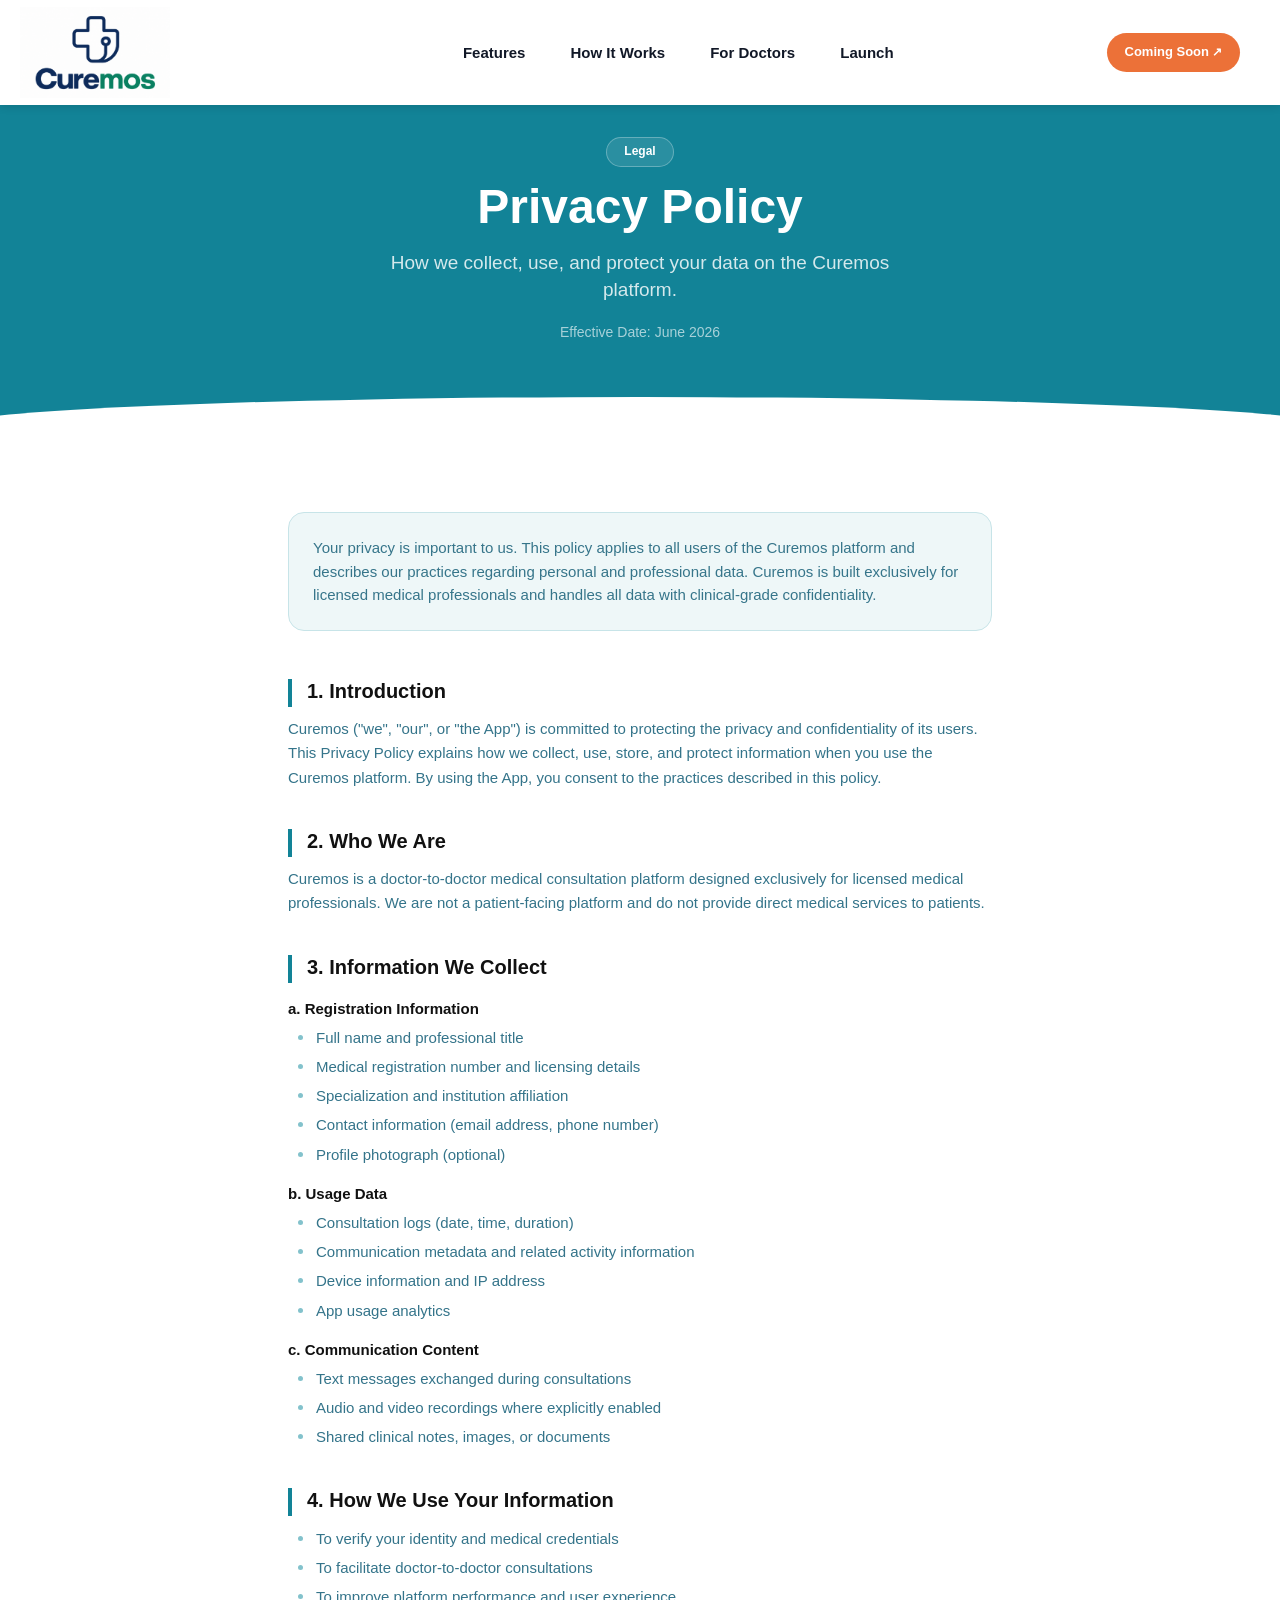
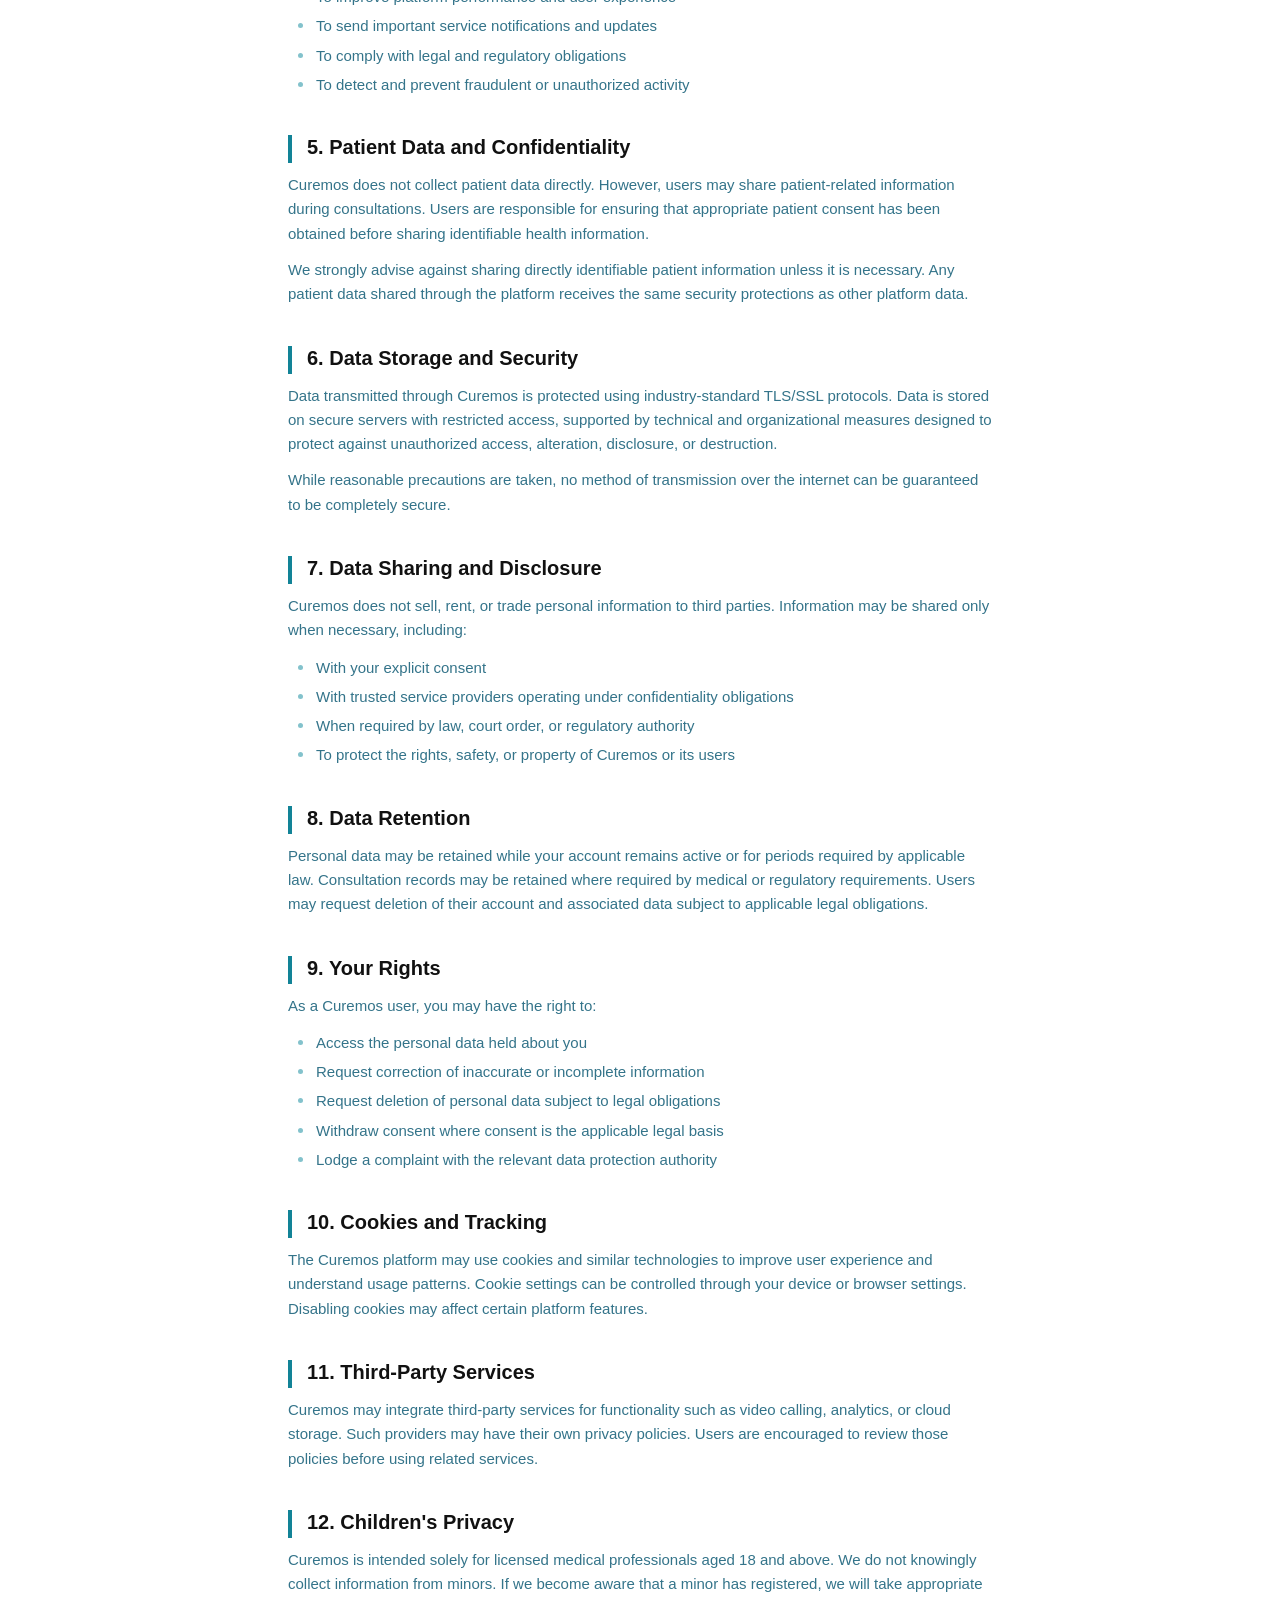
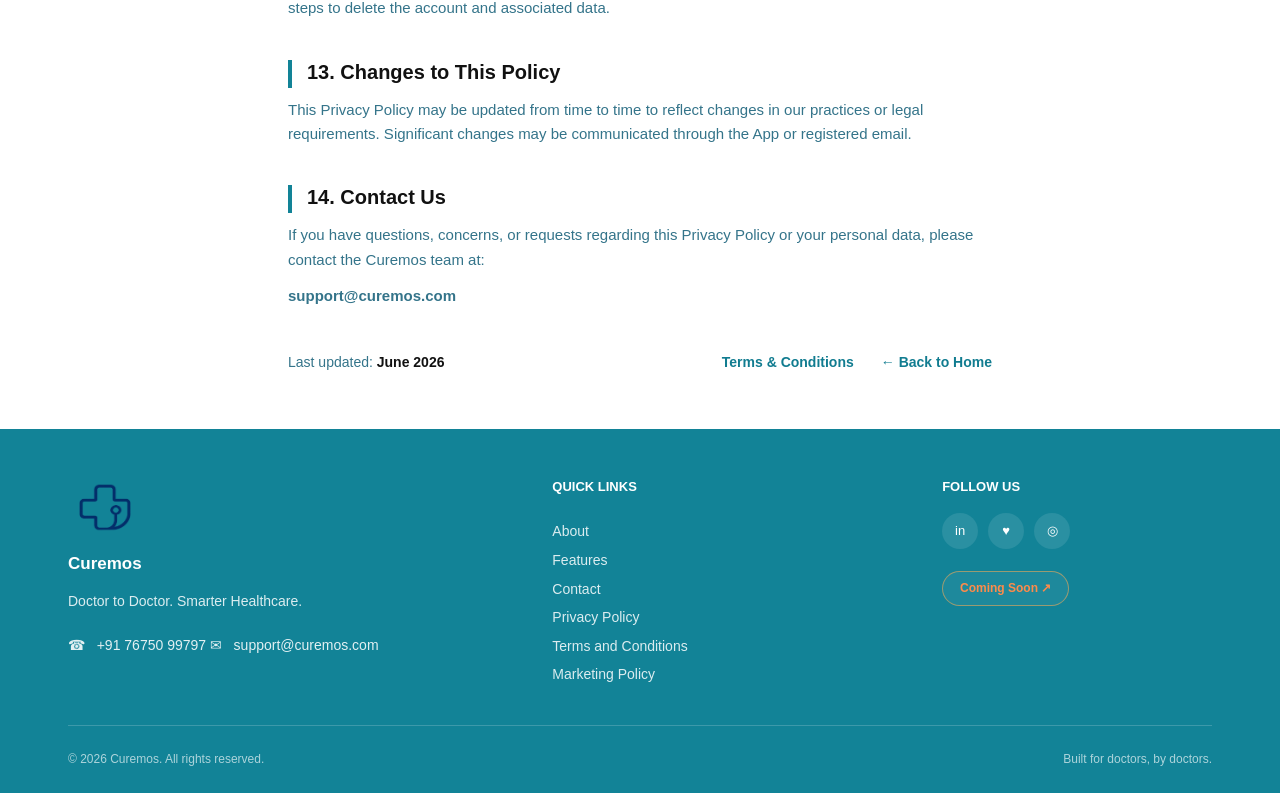
<file: privacy.html>
<!DOCTYPE html>
<html lang="en">
<head>
    <meta charset="UTF-8">
    <meta name="viewport" content="width=device-width, initial-scale=1.0">

    <title>Privacy Policy — Curemos</title>

    <link rel="stylesheet" href="css/style.css">

<style>
        * {
            margin: 0;
            padding: 0;
            box-sizing: border-box;
        }

        html {
            scroll-behavior: smooth;
        }

        body {
            font-family: Arial, Helvetica, sans-serif;
            color: #111827;
            background: #ffffff;
            line-height: 1.6;
        }

        /* =========================
           HEADER
        ========================= */

        
        /* =========================
           HERO
        ========================= */

        .privacy-hero {
            height: 327px;
            background: #128397;

            position: relative;

            display: flex;
            justify-content: center;
            text-align: center;

            overflow: hidden;
        }

        .hero-content {
            padding-top: 32px;
            position: relative;
            z-index: 2;
        }

        .hero-label {
            display: inline-flex;
            align-items: center;
            justify-content: center;

            height: 30px;
            padding: 0 17px;

            border: 1px solid rgba(255, 255, 255, 0.28);
            background: rgba(255, 255, 255, 0.10);

            color: #ffffff;

            border-radius: 18px;

            font-size: 12px;
            font-weight: 600;

            margin-bottom: 14px;
        }

        .hero-content h1 {
            color: #ffffff;
            font-size: 48px;
            line-height: 1.1;
            font-weight: 700;

            margin-bottom: 15px;
        }

        .hero-subtitle {
            max-width: 570px;
            margin: 0 auto;

            color: rgba(255, 255, 255, 0.82);

            font-size: 19px;
            line-height: 1.45;
        }

        .effective-date {
            margin-top: 17px;

            color: rgba(255, 255, 255, 0.63);

            font-size: 14px;
            font-weight: 500;
        }

        /* WAVE AT BOTTOM */

        .privacy-hero::after {
            content: "";

            position: absolute;
            left: -5%;
            bottom: -35px;

            width: 110%;
            height: 70px;

            background: #ffffff;

            border-radius: 50% 50% 0 0 / 45% 45% 0 0;
        }

        /* =========================
           PRIVACY CONTENT
        ========================= */

        .privacy-content {
            width: 704px;
            max-width: calc(100% - 40px);

            margin: 0 auto;

            padding-top: 80px;
            padding-bottom: 55px;
        }

        /* INTRO BOX */

        .privacy-intro {
            background: #eef7f8;

            border: 1px solid #c7e4e8;

            border-radius: 16px;

            padding: 23px 24px;

            margin-bottom: 47px;
        }

        .privacy-intro p {
            color: #36758a;

            font-size: 15px;
            line-height: 1.58;
        }

        /* SECTIONS */

        .policy-section {
            margin-bottom: 38px;
        }

        .policy-section h2 {
            position: relative;

            font-size: 20px;
            line-height: 1.35;

            font-weight: 700;

            color: #111111;

            padding-left: 19px;

            margin-bottom: 12px;
        }

        .policy-section h2::before {
            content: "";

            position: absolute;
            left: 0;
            top: 1px;

            width: 4px;
            height: 28px;

            background: #128397;
        }

        .policy-section p {
            color: #34748a;

            font-size: 15px;
            line-height: 1.62;

            margin-bottom: 12px;
        }

        .policy-section h3 {
            color: #111111;

            font-size: 15px;
            line-height: 1.4;

            font-weight: 700;

            margin-top: 17px;
            margin-bottom: 6px;
        }

        .policy-section ul {
            padding-left: 27px;
            margin: 0;
        }

        .policy-section li {
            color: #34748a;

            font-size: 15px;
            line-height: 1.55;

            margin-bottom: 5px;

            padding-left: 1px;
        }

        .policy-section li::marker {
            color: #83c2cc;
            font-size: 17px;
        }

        /* =========================
           BOTTOM POLICY NAV
        ========================= */

        .policy-bottom {
            display: flex;
            align-items: center;
            justify-content: space-between;

            padding-top: 5px;
            margin-top: 10px;

            color: #34748a;

            font-size: 14px;
        }

        .last-updated strong {
            color: #111111;
        }

        .policy-links {
            display: flex;
            align-items: center;
            gap: 27px;
        }

        .policy-links a {
            color: #117c90;
            text-decoration: none;

            font-weight: 700;
            font-size: 14px;
        }

        .policy-links a:hover {
            text-decoration: underline;
        }

        /* =========================
           FOOTER
        ========================= */

        
        /* =========================
           RESPONSIVE
        ========================= */

        @media (max-width: 900px) {

            .nav-shell {
                padding: 0 30px;
            }

            .main-nav {
                margin-left: 0;
                gap: 20px;
            }

        }

        @media (max-width: 700px) {

            .site-header,
            .nav-shell {
                height: 78px;
            }

            .nav-shell {
                padding: 0 20px;
            }

            .brand img {
                width: 100px;
            }

            .main-nav {
                display: none;
            }

            .coming-btn {
                min-width: 112px;
                padding: 8px 13px;
                font-size: 11px;
            }

            .privacy-hero {
                height: 330px;
            }

            .hero-content {
                padding: 30px 20px 0;
            }

            .hero-content h1 {
                font-size: 38px;
            }

            .hero-subtitle {
                font-size: 17px;
            }

            .privacy-content {
                width: auto;
                max-width: calc(100% - 30px);

                padding-top: 65px;
            }

            .privacy-intro {
                padding: 20px;
                margin-bottom: 38px;
            }

            .policy-section {
                margin-bottom: 34px;
            }

            .policy-section h2 {
                font-size: 18px;
            }

            .policy-section p,
            .policy-section li,
            .privacy-intro p {
                font-size: 14px;
            }

            .policy-bottom {
                flex-direction: column;
                align-items: flex-start;
                gap: 15px;
            }

            .policy-links {
                gap: 18px;
            }

            
        }
    </style>
</head>

<body>

    <!-- =========================
         HEADER
    ========================== -->

    <div id="shared-header"></div>


    <!-- =========================
         HERO
    ========================== -->

    <section class="privacy-hero">

        <div class="hero-content">

            <div class="hero-label">
                Legal
            </div>

            <h1>
                Privacy Policy
            </h1>

            <p class="hero-subtitle">
                How we collect, use, and protect your data on the Curemos platform.
            </p>

            <p class="effective-date">
                Effective Date: June 2026
            </p>

        </div>

    </section>


    <!-- =========================
         PRIVACY CONTENT
    ========================== -->

    <main class="privacy-content">

        <!-- INTRO -->

        <div class="privacy-intro">

            <p>
                Your privacy is important to us. This policy applies to all users
                of the Curemos platform and describes our practices regarding
                personal and professional data. Curemos is built exclusively for
                licensed medical professionals and handles all data with
                clinical-grade confidentiality.
            </p>

        </div>


        <!-- 1 -->

        <section class="policy-section">

            <h2>1. Introduction</h2>

            <p>
                Curemos ("we", "our", or "the App") is committed to protecting
                the privacy and confidentiality of its users. This Privacy Policy
                explains how we collect, use, store, and protect information when
                you use the Curemos platform. By using the App, you consent to
                the practices described in this policy.
            </p>

        </section>


        <!-- 2 -->

        <section class="policy-section">

            <h2>2. Who We Are</h2>

            <p>
                Curemos is a doctor-to-doctor medical consultation platform
                designed exclusively for licensed medical professionals. We are
                not a patient-facing platform and do not provide direct medical
                services to patients.
            </p>

        </section>


        <!-- 3 -->

        <section class="policy-section">

            <h2>3. Information We Collect</h2>


            <h3>a. Registration Information</h3>

            <ul>
                <li>Full name and professional title</li>
                <li>Medical registration number and licensing details</li>
                <li>Specialization and institution affiliation</li>
                <li>Contact information (email address, phone number)</li>
                <li>Profile photograph (optional)</li>
            </ul>


            <h3>b. Usage Data</h3>

            <ul>
                <li>Consultation logs (date, time, duration)</li>
                <li>Communication metadata and related activity information</li>
                <li>Device information and IP address</li>
                <li>App usage analytics</li>
            </ul>


            <h3>c. Communication Content</h3>

            <ul>
                <li>Text messages exchanged during consultations</li>
                <li>Audio and video recordings where explicitly enabled</li>
                <li>Shared clinical notes, images, or documents</li>
            </ul>

        </section>


        <!-- 4 -->

        <section class="policy-section">

            <h2>4. How We Use Your Information</h2>

            <ul>
                <li>To verify your identity and medical credentials</li>
                <li>To facilitate doctor-to-doctor consultations</li>
                <li>To improve platform performance and user experience</li>
                <li>To send important service notifications and updates</li>
                <li>To comply with legal and regulatory obligations</li>
                <li>To detect and prevent fraudulent or unauthorized activity</li>
            </ul>

        </section>


        <!-- 5 -->

        <section class="policy-section">

            <h2>5. Patient Data and Confidentiality</h2>

            <p>
                Curemos does not collect patient data directly. However, users
                may share patient-related information during consultations.
                Users are responsible for ensuring that appropriate patient
                consent has been obtained before sharing identifiable health
                information.
            </p>

            <p>
                We strongly advise against sharing directly identifiable patient
                information unless it is necessary. Any patient data shared
                through the platform receives the same security protections as
                other platform data.
            </p>

        </section>


        <!-- 6 -->

        <section class="policy-section">

            <h2>6. Data Storage and Security</h2>

            <p>
                Data transmitted through Curemos is protected using
                industry-standard TLS/SSL protocols. Data is stored on secure
                servers with restricted access, supported by technical and
                organizational measures designed to protect against unauthorized
                access, alteration, disclosure, or destruction.
            </p>

            <p>
                While reasonable precautions are taken, no method of transmission
                over the internet can be guaranteed to be completely secure.
            </p>

        </section>


        <!-- 7 -->

        <section class="policy-section">

            <h2>7. Data Sharing and Disclosure</h2>

            <p>
                Curemos does not sell, rent, or trade personal information to
                third parties. Information may be shared only when necessary,
                including:
            </p>

            <ul>
                <li>With your explicit consent</li>
                <li>With trusted service providers operating under confidentiality obligations</li>
                <li>When required by law, court order, or regulatory authority</li>
                <li>To protect the rights, safety, or property of Curemos or its users</li>
            </ul>

        </section>


        <!-- 8 -->

        <section class="policy-section">

            <h2>8. Data Retention</h2>

            <p>
                Personal data may be retained while your account remains active
                or for periods required by applicable law. Consultation records
                may be retained where required by medical or regulatory
                requirements. Users may request deletion of their account and
                associated data subject to applicable legal obligations.
            </p>

        </section>


        <!-- 9 -->

        <section class="policy-section">

            <h2>9. Your Rights</h2>

            <p>
                As a Curemos user, you may have the right to:
            </p>

            <ul>
                <li>Access the personal data held about you</li>
                <li>Request correction of inaccurate or incomplete information</li>
                <li>Request deletion of personal data subject to legal obligations</li>
                <li>Withdraw consent where consent is the applicable legal basis</li>
                <li>Lodge a complaint with the relevant data protection authority</li>
            </ul>

        </section>


        <!-- 10 -->

        <section class="policy-section">

            <h2>10. Cookies and Tracking</h2>

            <p>
                The Curemos platform may use cookies and similar technologies
                to improve user experience and understand usage patterns.
                Cookie settings can be controlled through your device or
                browser settings. Disabling cookies may affect certain
                platform features.
            </p>

        </section>


        <!-- 11 -->

        <section class="policy-section">

            <h2>11. Third-Party Services</h2>

            <p>
                Curemos may integrate third-party services for functionality
                such as video calling, analytics, or cloud storage. Such
                providers may have their own privacy policies. Users are
                encouraged to review those policies before using related
                services.
            </p>

        </section>


        <!-- 12 -->

        <section class="policy-section">

            <h2>12. Children's Privacy</h2>

            <p>
                Curemos is intended solely for licensed medical professionals
                aged 18 and above. We do not knowingly collect information from
                minors. If we become aware that a minor has registered, we will
                take appropriate steps to delete the account and associated data.
            </p>

        </section>


        <!-- 13 -->

        <section class="policy-section">

            <h2>13. Changes to This Policy</h2>

            <p>
                This Privacy Policy may be updated from time to time to reflect
                changes in our practices or legal requirements. Significant
                changes may be communicated through the App or registered email.
            </p>

        </section>


        <!-- 14 -->

        <section class="policy-section">

            <h2>14. Contact Us</h2>

            <p>
                If you have questions, concerns, or requests regarding this
                Privacy Policy or your personal data, please contact the
                Curemos team at:
            </p>

            <p>
                <strong>support@curemos.com</strong>
            </p>

        </section>


        <!-- BOTTOM -->

        <div class="policy-bottom">

            <div class="last-updated">
                Last updated: <strong>June 2026</strong>
            </div>

            <div class="policy-links">

                <a href="terms.html">
                    Terms &amp; Conditions
                </a>

                <a href="index.html">
                    ← Back to Home
                </a>

            </div>

        </div>

    </main>


    <!-- =========================
         FOOTER
    ========================== -->

    <div id="shared-footer"></div>
<script>
fetch("components/header.html")
    .then(response => response.text())
    .then(data => {
        document.getElementById("shared-header").innerHTML = data;
    });
</script>

<script>
fetch("components/footer.html")
    .then(response => response.text())
    .then(data => {
        document.getElementById("shared-footer").innerHTML = data;
    });
</script>
</body>
</html>
</file>
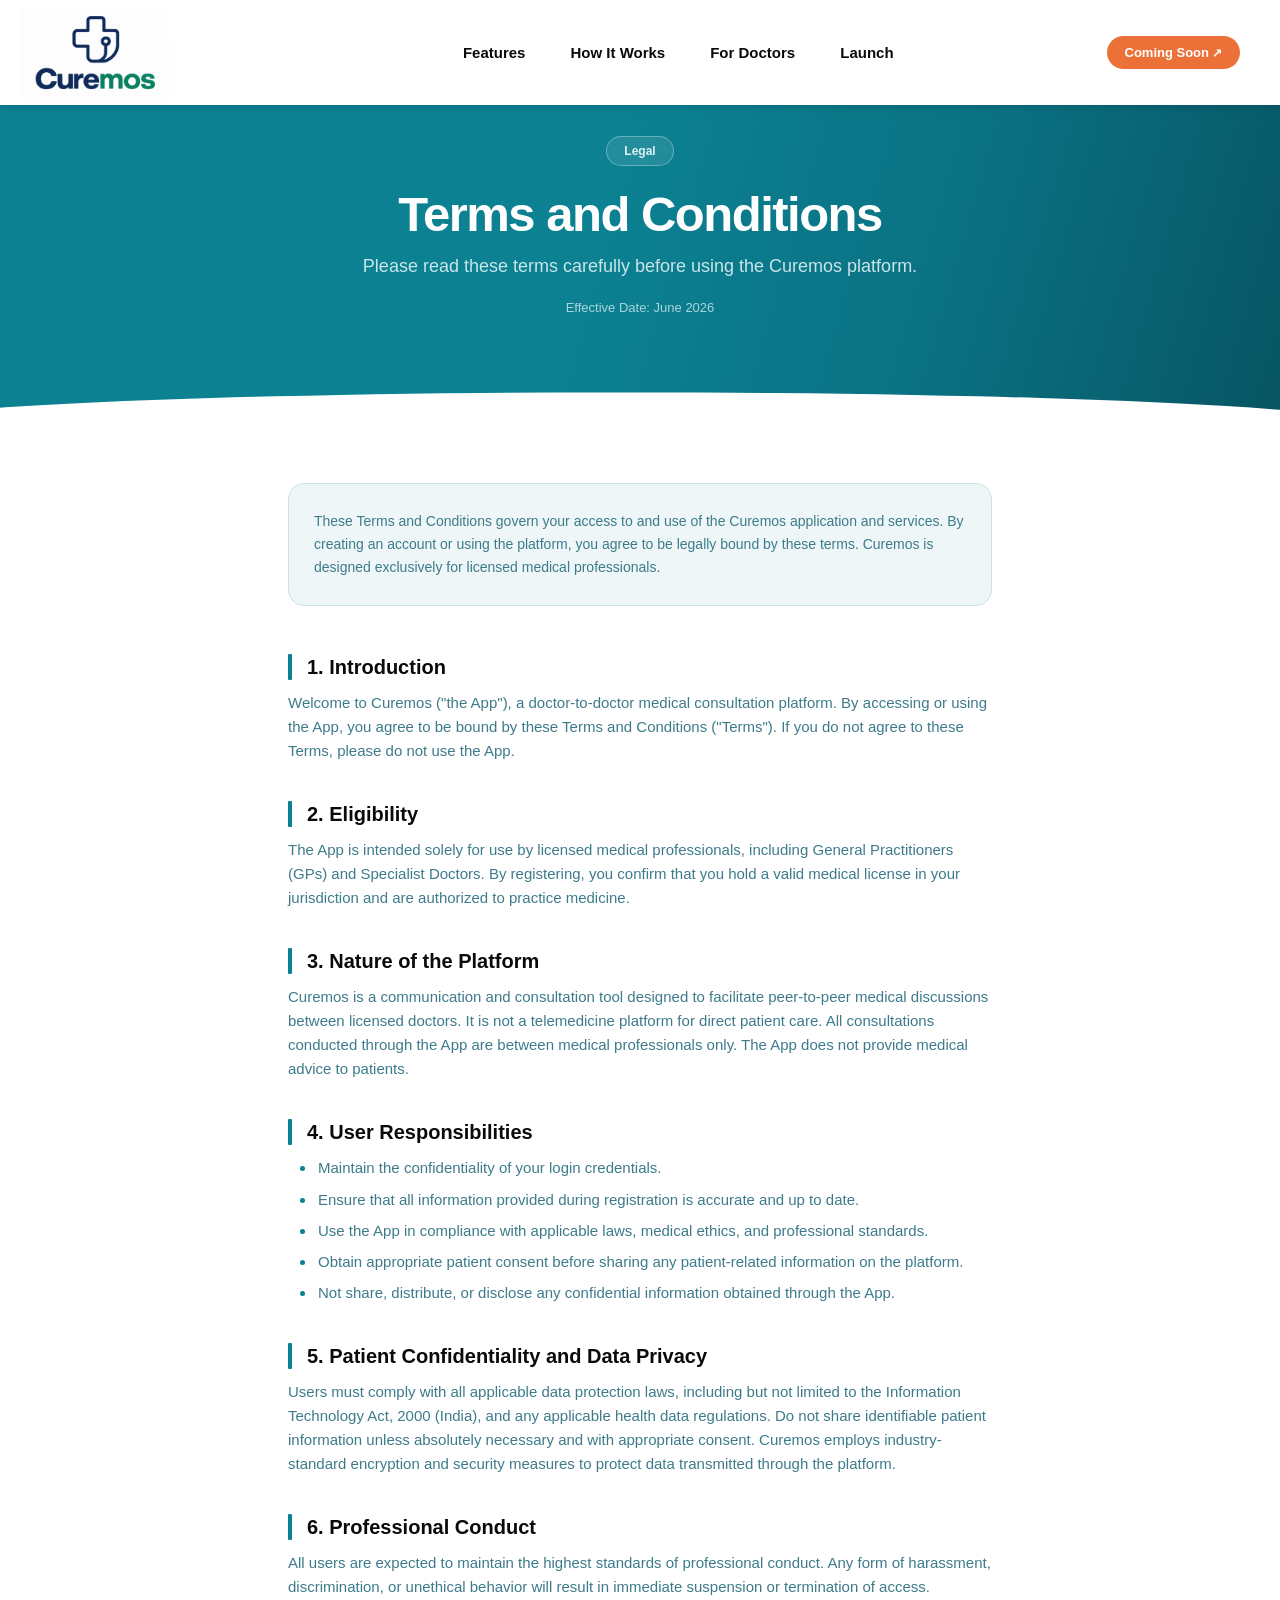
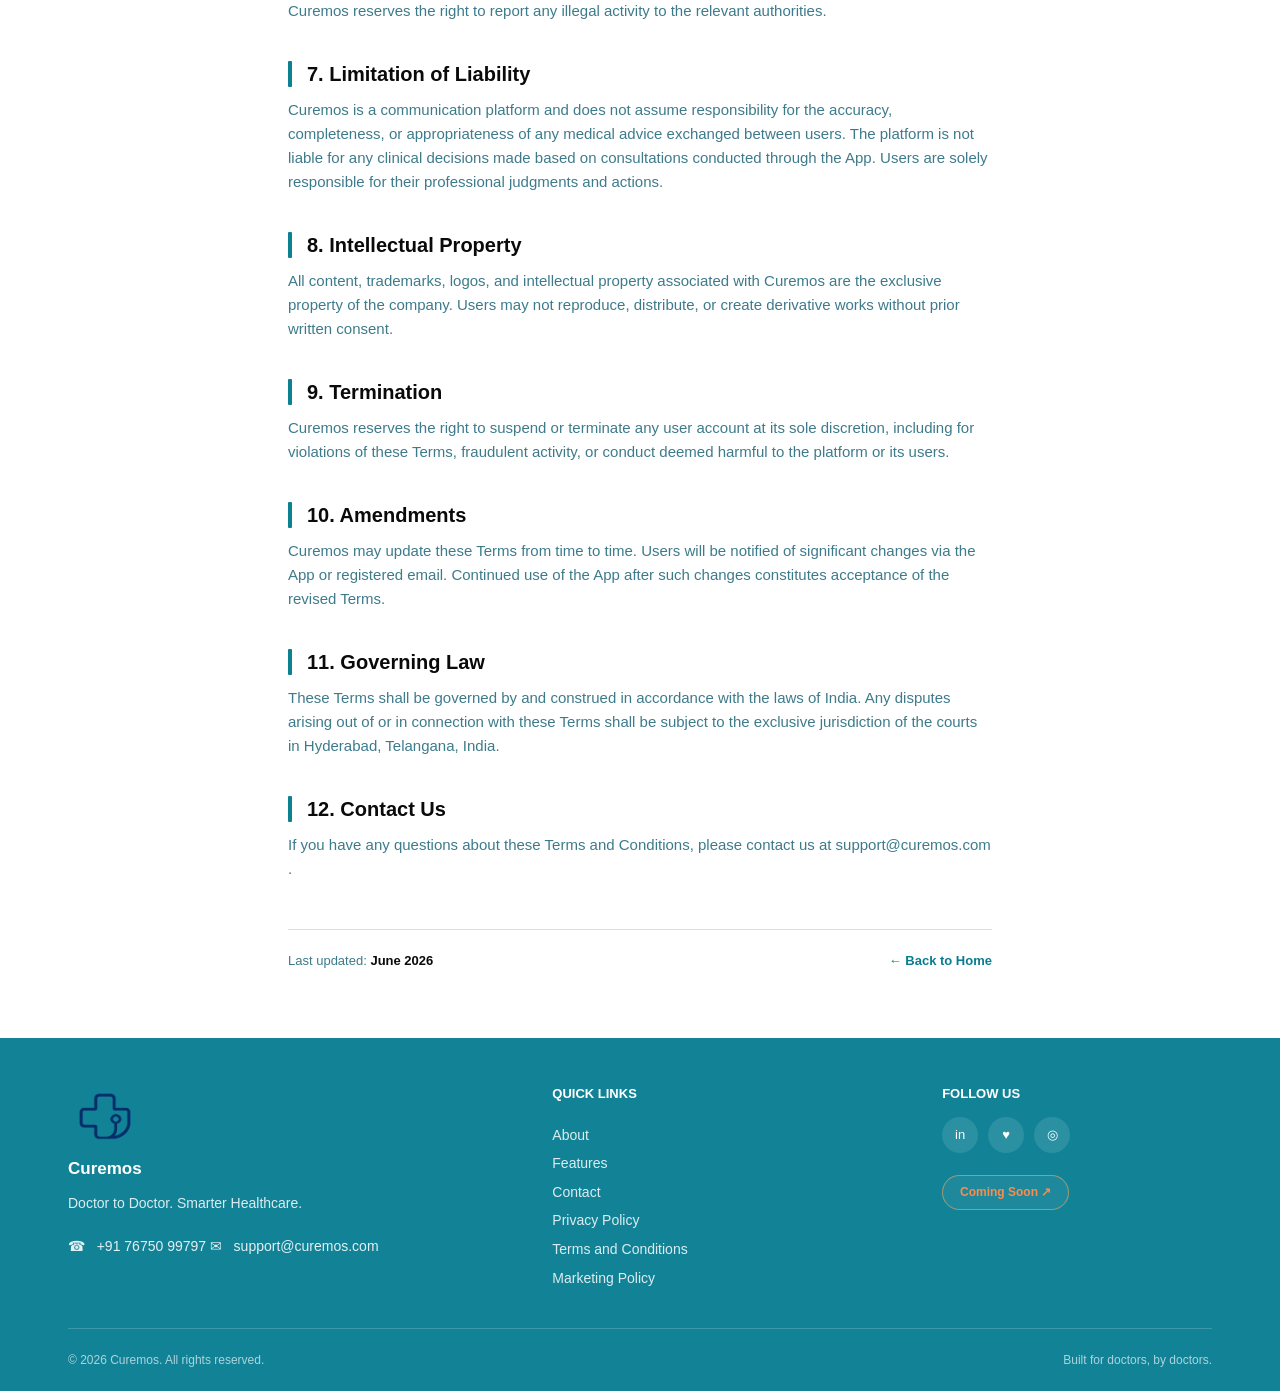
<file: terms.html>
<!DOCTYPE html>
<html lang="en">

<head>
    <meta charset="UTF-8">
    <meta name="viewport" content="width=device-width, initial-scale=1.0">

    <title>Terms and Conditions — Curemos</title>

    <link rel="stylesheet" href="css/style.css">

    <style>

        :root {
            --teal: #0B8192;
            --teal-dark: #075563;
            --light: #EEF6F7;
            --orange: #EC7138;
            --body: #3D7B8B;
            --text: #0A0A0A;
            --white: #FFFFFF;
            --border: #CFE4E8;
        }


        * {
            box-sizing: border-box;
        }


        html {
            scroll-behavior: smooth;
        }


        body {
            margin: 0;
            font-family: "Inter", Arial, sans-serif;
            color: var(--text);
            background: #fff;
        }


        a {
            text-decoration: none;
            color: inherit;
        }



        /* =========================================
           TERMS HERO
        ========================================= */

        .terms-hero {
            position: relative;

            min-height: 320px;

            background:
                linear-gradient(
                    106deg,
                    #0B8192 0%,
                    #0B8192 46%,
                    #0A7283 72%,
                    #075563 100%
                );

            color: #fff;

            overflow: hidden;

            display: flex;
            justify-content: center;

            text-align: center;
        }


        .terms-hero-inner {
            position: relative;
            z-index: 2;

            width: 100%;
            max-width: 800px;

            padding-top: 31px;
        }


        .legal-pill {
            display: inline-flex;

            align-items: center;
            justify-content: center;

            padding: 7px 17px;

            border-radius: 20px;

            border: 1px solid rgba(255,255,255,0.30);

            background: rgba(255,255,255,0.10);

            color: #DDF1F3;

            font-size: 12px;
            font-weight: 700;
        }


        .terms-hero h1 {
            margin: 23px 0 13px;

            font-size: 49px;
            line-height: 1.05;

            font-weight: 800;

            letter-spacing: -1.5px;
        }


        .terms-hero-subtitle {
            max-width: 560px;

            margin: 0 auto;

            color: #C9E5E9;

            font-size: 18px;
            line-height: 1.45;
        }


        .effective-date {
            margin-top: 20px;

            color: #A9D5DC;

            font-size: 13px;
            font-weight: 500;
        }



        /* =========================================
           HERO WAVE
        ========================================= */

        .hero-wave {
            position: absolute;

            left: -4%;
            bottom: -1px;

            width: 108%;
            height: 48px;

            background: #fff;

            z-index: 3;

            clip-path: ellipse(
                54% 70%
                at 49% 100%
            );
        }



        /* =========================================
           TERMS CONTENT
        ========================================= */

        .terms-content {
            width: 100%;
            max-width: 704px;

            margin: 0 auto;

            padding: 58px 0 70px;
        }



        /* =========================================
           INTRO BOX
        ========================================= */

        .terms-intro {
            background: #EEF6F7;

            border: 1px solid #C8E2E7;

            border-radius: 16px;

            padding: 26px 25px;

            margin-bottom: 48px;
        }


        .terms-intro p {
            margin: 0;

            color: var(--body);

            font-size: 14px;
            line-height: 1.65;
        }



        /* =========================================
           SECTION
        ========================================= */

        .terms-section {
            margin-bottom: 38px;
        }


        .terms-section h2 {
            position: relative;

            margin: 0 0 11px;

            padding-left: 19px;

            font-size: 20px;
            line-height: 1.3;

            font-weight: 800;

            color: #0A0A0A;
        }


        .terms-section h2::before {
            content: "";

            position: absolute;

            left: 0;
            top: 0;

            width: 4px;
            height: 100%;

            background: var(--teal);

            border-radius: 1px;
        }


        .terms-section p {
            margin: 0;

            color: var(--body);

            font-size: 15px;
            line-height: 1.6;
        }



        /* =========================================
           LIST
        ========================================= */

        .terms-list {
            margin: 8px 0 0;

            padding-left: 28px;

            color: var(--body);

            font-size: 15px;
            line-height: 1.55;
        }


        .terms-list li {
            margin-bottom: 8px;

            padding-left: 2px;
        }


        .terms-list li::marker {
            color: var(--teal);
        }



        /* =========================================
           LAST SECTION
        ========================================= */

        .terms-last {
            margin-bottom: 0;
        }



        /* =========================================
           LAST UPDATED
        ========================================= */

        .terms-footer-meta {
            border-top: 1px solid #CFE4E8;

            margin-top: 48px;

            padding-top: 23px;

            display: flex;

            align-items: center;
            justify-content: space-between;

            color: var(--body);

            font-size: 13px;
        }


        .terms-footer-meta strong {
            color: #0A0A0A;
        }


        .back-home {
            color: #087D91;

            font-weight: 700;

            transition: opacity 0.2s ease;
        }


        .back-home:hover {
            opacity: 0.65;
        }



        /* =========================================
           TABLET
        ========================================= */

        @media (max-width: 1250px) {

            .terms-content {
                padding-left: 40px;
                padding-right: 40px;
            }

        }



        /* =========================================
           MOBILE
        ========================================= */

        @media (max-width: 900px) {

            .terms-hero {
                min-height: 330px;
            }


            .terms-hero-inner {
                padding: 38px 24px 0;
            }


            .terms-hero h1 {
                font-size: 40px;
            }


            .terms-hero-subtitle {
                font-size: 16px;
            }


            .terms-content {
                padding: 45px 24px 60px;
            }

        }



        /* =========================================
           SMALL MOBILE
        ========================================= */

        @media (max-width: 700px) {

            .terms-hero {
                min-height: 350px;
            }


            .terms-hero-inner {
                padding-top: 35px;
            }


            .terms-hero h1 {
                font-size: 34px;

                letter-spacing: -0.8px;
            }


            .terms-hero-subtitle {
                font-size: 15px;
            }


            .effective-date {
                font-size: 12px;
            }


            .terms-content {
                padding: 38px 20px 55px;
            }


            .terms-intro {
                padding: 22px 20px;
            }


            .terms-section {
                margin-bottom: 32px;
            }


            .terms-section h2 {
                font-size: 18px;
            }


            .terms-section p,
            .terms-list {
                font-size: 14px;
            }


            .terms-footer-meta {
                flex-direction: column;

                align-items: flex-start;

                gap: 18px;
            }

        }

    </style>
</head>


<body>


    <!-- =========================================
         SHARED HEADER
    ========================================= -->

    <div id="shared-header"></div>



    <!-- =========================================
         TERMS HERO
    ========================================= -->

    <section class="terms-hero">

        <div class="terms-hero-inner">

            <div class="legal-pill">
                Legal
            </div>


            <h1>
                Terms and Conditions
            </h1>


            <p class="terms-hero-subtitle">
                Please read these terms carefully before using the Curemos platform.
            </p>


            <div class="effective-date">
                Effective Date: June 2026
            </div>

        </div>


        <div class="hero-wave"></div>

    </section>



    <!-- =========================================
         TERMS CONTENT
    ========================================= -->

    <main>

        <div class="terms-content">


            <!-- INTRO -->

            <div class="terms-intro">

                <p>
                    These Terms and Conditions govern your access to and use
                    of the Curemos application and services. By creating an
                    account or using the platform, you agree to be legally
                    bound by these terms. Curemos is designed exclusively for
                    licensed medical professionals.
                </p>

            </div>



            <!-- 1 -->

            <section class="terms-section">

                <h2>
                    1. Introduction
                </h2>

                <p>
                    Welcome to Curemos ("the App"), a doctor-to-doctor
                    medical consultation platform. By accessing or using
                    the App, you agree to be bound by these Terms and
                    Conditions ("Terms"). If you do not agree to these
                    Terms, please do not use the App.
                </p>

            </section>



            <!-- 2 -->

            <section class="terms-section">

                <h2>
                    2. Eligibility
                </h2>

                <p>
                    The App is intended solely for use by licensed medical
                    professionals, including General Practitioners (GPs)
                    and Specialist Doctors. By registering, you confirm
                    that you hold a valid medical license in your
                    jurisdiction and are authorized to practice medicine.
                </p>

            </section>



            <!-- 3 -->

            <section class="terms-section">

                <h2>
                    3. Nature of the Platform
                </h2>

                <p>
                    Curemos is a communication and consultation tool
                    designed to facilitate peer-to-peer medical discussions
                    between licensed doctors. It is not a telemedicine
                    platform for direct patient care. All consultations
                    conducted through the App are between medical
                    professionals only. The App does not provide medical
                    advice to patients.
                </p>

            </section>



            <!-- 4 -->

            <section class="terms-section">

                <h2>
                    4. User Responsibilities
                </h2>

                <ul class="terms-list">

                    <li>
                        Maintain the confidentiality of your login credentials.
                    </li>

                    <li>
                        Ensure that all information provided during registration
                        is accurate and up to date.
                    </li>

                    <li>
                        Use the App in compliance with applicable laws,
                        medical ethics, and professional standards.
                    </li>

                    <li>
                        Obtain appropriate patient consent before sharing
                        any patient-related information on the platform.
                    </li>

                    <li>
                        Not share, distribute, or disclose any confidential
                        information obtained through the App.
                    </li>

                </ul>

            </section>



            <!-- 5 -->

            <section class="terms-section">

                <h2>
                    5. Patient Confidentiality and Data Privacy
                </h2>

                <p>
                    Users must comply with all applicable data protection
                    laws, including but not limited to the Information
                    Technology Act, 2000 (India), and any applicable health
                    data regulations. Do not share identifiable patient
                    information unless absolutely necessary and with
                    appropriate consent. Curemos employs industry-standard
                    encryption and security measures to protect data
                    transmitted through the platform.
                </p>

            </section>



            <!-- 6 -->

            <section class="terms-section">

                <h2>
                    6. Professional Conduct
                </h2>

                <p>
                    All users are expected to maintain the highest standards
                    of professional conduct. Any form of harassment,
                    discrimination, or unethical behavior will result in
                    immediate suspension or termination of access. Curemos
                    reserves the right to report any illegal activity to
                    the relevant authorities.
                </p>

            </section>



            <!-- 7 -->

            <section class="terms-section">

                <h2>
                    7. Limitation of Liability
                </h2>

                <p>
                    Curemos is a communication platform and does not assume
                    responsibility for the accuracy, completeness, or
                    appropriateness of any medical advice exchanged between
                    users. The platform is not liable for any clinical
                    decisions made based on consultations conducted through
                    the App. Users are solely responsible for their
                    professional judgments and actions.
                </p>

            </section>



            <!-- 8 -->

            <section class="terms-section">

                <h2>
                    8. Intellectual Property
                </h2>

                <p>
                    All content, trademarks, logos, and intellectual property
                    associated with Curemos are the exclusive property of
                    the company. Users may not reproduce, distribute, or
                    create derivative works without prior written consent.
                </p>

            </section>



            <!-- 9 -->

            <section class="terms-section">

                <h2>
                    9. Termination
                </h2>

                <p>
                    Curemos reserves the right to suspend or terminate any
                    user account at its sole discretion, including for
                    violations of these Terms, fraudulent activity, or
                    conduct deemed harmful to the platform or its users.
                </p>

            </section>



            <!-- 10 -->

            <section class="terms-section">

                <h2>
                    10. Amendments
                </h2>

                <p>
                    Curemos may update these Terms from time to time.
                    Users will be notified of significant changes via the
                    App or registered email. Continued use of the App after
                    such changes constitutes acceptance of the revised Terms.
                </p>

            </section>



            <!-- 11 -->

            <section class="terms-section">

                <h2>
                    11. Governing Law
                </h2>

                <p>
                    These Terms shall be governed by and construed in
                    accordance with the laws of India. Any disputes arising
                    out of or in connection with these Terms shall be subject
                    to the exclusive jurisdiction of the courts in Hyderabad,
                    Telangana, India.
                </p>

            </section>



            <!-- 12 -->

            <section class="terms-section terms-last">

                <h2>
                    12. Contact Us
                </h2>

                <p>
                    If you have any questions about these Terms and
                    Conditions, please contact us at
                    <a href="mailto:support@curemos.com">
                        support@curemos.com
                    </a>.
                </p>

            </section>



            <!-- LAST UPDATED -->

            <div class="terms-footer-meta">

                <div>
                    Last updated:
                    <strong>June 2026</strong>
                </div>


                <a
                    href="index.html"
                    class="back-home"
                >
                    ← Back to Home
                </a>

            </div>


        </div>

    </main>



    <!-- =========================================
         SHARED FOOTER
    ========================================= -->

    <div id="shared-footer"></div>



    <!-- =========================================
         LOAD SHARED HEADER + FOOTER
    ========================================= -->

    <script>

        fetch("components/header.html")
            .then(response => response.text())
            .then(data => {
                document.getElementById("shared-header").innerHTML = data;
            });


        fetch("components/footer.html")
            .then(response => response.text())
            .then(data => {
                document.getElementById("shared-footer").innerHTML = data;
            });

    </script>


</body>

</html>
</file>
<file: css/style.css>
:root{
  --teal:#0A7B8F;
  --teal-dark:#064753;
  --light:#EEF5F6;
  --orange:#E8723B;
  --orange-dark:#DC6631;
  --text:#0A0A0A;
  --body:#2D6C7D;
  --white:#FFFFFF;
  --border:#CFE4E8;
}
*{box-sizing:border-box}
html{scroll-behavior:smooth}
body{margin:0;font-family:"Inter",Arial,sans-serif;color:var(--text);background:#fff}
a{text-decoration:none;color:inherit}

.container{max-width:972px;margin:0 auto}
.teal-section{background:linear-gradient(106deg,var(--teal) 0%,var(--teal) 46%,#0A7283 72%,var(--teal-dark) 100%);color:#fff;position:relative;overflow:hidden}
.hero{min-height:520px}
.hero-grid{min-height:520px;display:grid;grid-template-columns:1.25fr .75fr;align-items:center}
.hero-copy{padding-left:99px;padding-top:6px;position:relative;z-index:2}
.pill{display:inline-flex;align-items:center;gap:6px;border-radius:18px;font-size:11px;font-weight:700;padding:7px 14px}
.pill-orange{background:var(--orange);color:#fff}
.dot{width:6px;height:6px;border-radius:50%;background:#d8a06f;display:inline-block}
.hero h1{font-size:57px;line-height:1;margin:23px 0 10px;font-weight:800;letter-spacing:-2px}
.hero h2{font-size:19px;line-height:1.3;margin:0 0 21px;font-weight:700}
.hero p{font-size:15px;line-height:1.55;color:#bfe0e6;max-width:365px;margin:0}
.store-row{display:flex;gap:14px;margin-top:25px}
.store-btn{height:45px;min-width:130px;border:1px solid rgba(255,255,255,.30);border-radius:9px;display:flex;align-items:center;gap:8px;padding:5px 11px;position:relative;background:rgba(255,255,255,.06)}
.store-icon{font-size:20px;color:#fff}
.store-icon.play{font-size:17px}
.store-btn small,.store-btn strong{display:block;line-height:1}
.store-btn small{font-size:7px;color:#d7ebee}
.store-btn strong{font-size:13px}
.mini-soon{position:absolute;right:-6px;top:-8px;background:var(--orange);border-radius:10px;padding:3px 7px;font-size:7px}
.early-access{font-size:12px!important;max-width:none!important;margin-top:25px!important;color:#c5e2e7!important}
.early-access strong{color:#fff}
.hero-visual{display:flex;justify-content:flex-start;align-items:center;padding-left:24px;padding-top:8px}
.hero-visual img{width: 120px;;border-radius: 35px;height: 600px;;display:block}
.wave{position:absolute;left:-3%;width:106%;height:46px;background:#fff;z-index:1}
.wave-bottom{bottom:-1px;clip-path:ellipse(54% 70% at 49% 100%)}

.section-white{background:#fff}
.about{min-height:520px;padding:22px 0 25px}
.two-col{display:grid;grid-template-columns:1.25fr .75fr;align-items:center;min-height:470px}
.about-copy{padding-left:0}
.eyebrow{font-size:12px;font-weight:800;letter-spacing:.7px;color:var(--orange);margin-bottom:9px}
.about h2{font-size:39px;line-height:.98;letter-spacing:.2px;margin:0 0 23px;font-weight:800}
.about-copy p{max-width:480px;font-size:15px;line-height:1.58;color:#2f7183;margin:0 0 19px}
.checks{list-style:none;padding:0;margin:25px 0 0}
.checks li{font-size:11px;font-weight:600;margin:11px 0;display:flex;align-items:center;gap:10px}
.checks span{width:14px;height:14px;border:1.5px solid #0997b2;border-radius:50%;display:inline-flex;align-items:center;justify-content:center;color:#087c92;font-size:9px}
.about-visual{display:flex;justify-content:flex-end;padding-right:1px}
.about-visual img {
    width: 480px;
    height: auto;
    display: block;
}

.section-light{background:var(--light)}
.process{padding:17px 0 102px}
.section-heading{text-align:center;padding:0 0 64px}
.section-heading .eyebrow{margin-bottom:8px}
.section-heading h2{font-size:38px;line-height:1.15;margin:0 0 14px;font-weight:800;letter-spacing:.1px}
.section-heading p{font-size:15px;color:#568b99;margin:0}
.step{border-radius:19px;overflow:hidden}
.step-one{min-height:420px;background:linear-gradient(105deg,#0A7B8F,#064D5A);display:grid;grid-template-columns:1.2fr .8fr;color:#fff}
.step-copy{padding:52px 0 40px 46px}
.step-label{font-size:11px;font-weight:700;letter-spacing:1px;color:#8fcbd5;display:flex;align-items:center;gap:9px}
.step-icon{width:32px;height:32px;border-radius:9px;background:rgba(255,255,255,.12);display:inline-flex;align-items:center;justify-content:center;color:#fff}
.step-one h3{font-size:39px;line-height:.98;margin:21px 0 15px;font-weight:800;letter-spacing:-.5px}
.step-one p{max-width:360px;color:#bfe1e6;font-size:15px;line-height:1.55;margin:0}
.chips{display:flex;flex-wrap:wrap;gap:7px;margin-top:25px}
.chips span{font-size:10px;font-weight:700;border:1px solid rgba(255,255,255,.28);background:rgba(255,255,255,.06);border-radius:14px;padding:6px 10px}
.step-visual{display:flex;justify-content:center;align-items:flex-end;padding-right:25px}
.step-visual img{width:210px;height:auto;display:block}
.step-pair{display:grid;grid-template-columns:1fr 1fr;gap:25px;margin-top:25px}
.step-card{height:280px;border-radius:19px;padding:37px 33px 28px;position:relative;overflow:hidden}
.step-card .number{position:absolute;right:22px;top:21px;font-size:52px;font-weight:800;opacity:.07}
.step-card .card-icon{width:38px;height:38px;border-radius:10px;display:flex;align-items:center;justify-content:center;margin-bottom:22px}
.step-card h3{font-size:19px;margin:0 0 12px;font-weight:800}
.step-card p{font-size:13px;line-height:1.5;margin:0;max-width:430px}
.care{background:#fff;border:1px solid #c7e1e5;color:#111}
.care .card-icon{background:#edf5f6;color:#0088a0}
.care p{color:#2e7080}
.cure{background:linear-gradient(135deg,#EC7439,#D75B23);color:#fff}
.cure .card-icon{background:rgba(255,255,255,.18)}
.cure p{color:#fff}
.mini-chips{position:absolute;left:33px;bottom:30px;display:flex;gap:6px}
.mini-chips span{border:1px solid #b8dce2;background:#f7fbfc;border-radius:15px;padding:6px 10px;font-size:9px;font-weight:700;color:#447986}
.outcome{position:absolute;left:33px;right:33px;bottom:31px;border:1px solid rgba(255,255,255,.30);border-radius:13px;padding:9px 13px;font-size:10px;font-weight:700;background:rgba(255,255,255,.08)}

.placeholder-next{padding:80px 0;background:#fff;text-align:center}
.placeholder-next span{color:var(--orange);font-size:11px;font-weight:800;letter-spacing:1px}
.placeholder-next h2{font-size:28px}

.launch-page{min-height:490px;display:flex;justify-content:center;text-align:center}
.launch-inner{padding-top:50px;position:relative;z-index:2}
.launch-page h1{font-size:39px;margin:20px 0 12px;font-weight:800}
.launch-page p{font-size:15px;line-height:1.5;color:#bde0e6;margin:0}
.big-coming{margin:40px auto 45px;width:228px;height:61px;border:1px solid rgba(255,255,255,.28);border-radius:13px;background:rgba(255,255,255,.08);display:flex;align-items:center;justify-content:space-evenly;font-size:20px;font-weight:800}
.big-coming span{color:#c78662;font-size:23px}
.notify-label{display:block;font-size:11px;font-weight:700;margin-bottom:9px}
.notify-form{display:flex;justify-content:center;gap:10px}
.notify-form input{width:283px;height:41px;border:1px solid rgba(255,255,255,.30);border-radius:9px;background:rgba(255,255,255,.06);padding:0 16px;color:#fff;outline:none;font-family:inherit}
.notify-form input::placeholder{color:#8bc0c9}
.notify-form button{height:41px;border:0;border-radius:9px;background:var(--orange);color:#fff;padding:0 17px;font-weight:800;font-family:inherit}
.spam-note{display:block;color:#80b5be;font-size:9px;margin-top:10px}
@media(max-width:900px){
  .nav-shell{padding:0 24px}
  .main-nav{margin-left:0;gap:16px}
  .container{padding-left:24px;padding-right:24px}
  .hero-copy{padding-left:25px}
}

@media(max-width:700px){
  .site-header{height:auto;min-height:72px;}
  .nav-shell{padding:10px 18px;flex-wrap:wrap;gap:8px}
  .brand{width:90px;height:55px}.brand img{width:90px}
  .main-nav{order:3;width:100%;justify-content:center;padding-bottom:5px;font-size:10px}
  .coming-btn{font-size:9px;padding:6px 11px}
  .hero{min-height:auto;padding-bottom:60px}
  .hero-grid,.two-col,.step-one,.step-pair{grid-template-columns:1fr}
  .hero-grid{min-height:auto}
  .hero-copy{padding:45px 24px 0}
  .hero h1{font-size:49px}
  .hero h2{font-size:18px}
  .hero-visual{justify-content:center;padding:35px 0 0}
  .about{padding-top:55px}
  .two-col{gap:40px}
  .about h2{font-size:34px}
  .about-visual{justify-content:center;padding:0}
  .about-visual img{width:min(360px,100%);height:auto}
  .section-heading{padding-bottom:35px}
  .section-heading h2{font-size:30px}
  .step-copy{padding:40px 28px}
  .step-one h3{font-size:34px}
  .step-visual{padding:0 0 0}
  .step-visual img{width:190px}
  .step-card{height:300px}
  .launch-inner{padding:50px 20px}
  .launch-page h1{font-size:32px}
  .notify-form{flex-direction:column;align-items:center}
  .notify-form input{width:min(283px,90vw)}
}



:root{
  --teal:#0B8192;
  --teal-dark:#075563;
  --light:#EEF6F7;
  --orange:#EC7138;
  --body:#3D7B8B;
}

.site-header{
    position:sticky;
    top:0;
    z-index:1000;
    background:#fff;
    box-shadow:0 2px 8px rgba(0,0,0,0.12);
}

#shared-header{
    position:sticky;
    top:0;
    z-index:1000;
}

@media(min-width:901px){

  .container{
    max-width:1200px;
  }

  .nav-shell{
    max-width:1200px;
    height:100%;
    margin:0 auto;
    display:flex;
    align-items:center;
    justify-content:space-between;
  }

  .site-header{
    height:105px;
  }

  .brand{
    width:170px;
    height:130px;
    transform:translateX(-20px);
    display:flex;
    align-items:center;
    overflow:hidden;
  }

  .brand img{
    width:150px;
    height:auto;
    display:block;
  }

  .main-nav{
   display:flex;
    margin-left:180px;
    gap:45px;
    font-size:15px;
    font-weight:600;
    transform:translateX(-70px);
  }

  .coming-btn{
    padding:10px 22px;
    font-size:13px;
    border-radius:22px;
  }

}
  .main-nav a{
    transition:opacity .2s;
  }

  .main-nav a:hover{
    opacity:.65;
  }

  .coming-btn{
    display:inline-flex;
    align-items:center;
    justify-content:center;
    background:var(--orange);
    color:#fff;
    border-radius:20px;
    padding:9px 18px;
    font-size:13px;
    font-weight:700;
  }

  .coming-btn span{
    font-size:12px;
    margin-left:3px;
  }

  .hero-grid{min-height:775px}
  .hero{min-height:775px}
  .hero-copy{padding-left:26px}
  .hero h1{font-size:72px}
  .hero h2{font-size:28px}
  .hero p{font-size:19px;max-width:545px}
  .hero-visual img{width:328px}
  .store-btn{height:67px;min-width:194px;border-radius:13px}
  .store-btn strong{font-size:19px}
  .store-btn small{font-size:10px}
  .early-access{font-size:15px!important}

  .about{min-height:775px;padding:32px 0}
  .two-col{min-height:700px}
  .about h2{font-size:58px}
  .about-copy p{font-size:19px;max-width:610px}
  .checks li{font-size:14px}
  .about-visual img{width:540px;height:540px}

  .process{padding:25px 0 150px}
  .section-heading h2{font-size:56px}
  .section-heading p{font-size:19px}
  .step-one{min-height:625px}
  .step-copy{padding:78px 0 60px 68px}
  .step-one h3{font-size:58px}
  .step-one p{font-size:19px;max-width:540px}
  .step-visual img{width:315px}
  .step-card{height:418px;padding:55px 49px 40px}
  .step-card h3{font-size:29px}
  .step-card p{font-size:19px}
  .step-pair{gap:38px;margin-top:38px}


/* Features */
.features-section{
  background:#fff;
  padding:26px 0 118px;
}
.feature-heading{padding-bottom:77px}
.feature-heading h2{margin-bottom:16px}
.feature-grid{
  display:grid;
  grid-template-columns:390px 390px 390px;
  grid-template-rows:220px 218px;
  gap:30px 22px;
  width:1200px;
  margin:0 auto;
}
.feature-card{
  position:relative;
  overflow:hidden;
  border-radius:22px;
  background-position:center;
  background-size:cover;
  color:#fff;
  border:1px solid rgba(14,126,144,.25);
}
.feature-video{grid-column:1;grid-row:1 / span 2;background-image:url("../assets/features/feature-video.png");}
.feature-audio{grid-column:2;grid-row:1;background-image:url("../assets/features/feature-audio.png");}
.feature-chat{grid-column:2 / span 2;grid-row:2;background-image:url("../assets/features/feature-chat.png");}
.feature-schedule{grid-column:1 / span 2;grid-row:3;background-image:url("../assets/features/feature-schedule.png");}
.feature-specialization{grid-column:3;grid-row:3;background-image:url("../assets/features/feature-specialization.png");}
.feature-security{grid-column:1;grid-row:4;background-image:url("../assets/features/feature-security.png");}
.feature-grid{
  grid-template-rows:220px 218px 218px 218px;
}
.feature-overlay{
  position:absolute;inset:0;
  background:linear-gradient(to top,rgba(0,15,25,.80) 0%,rgba(0,15,25,.18) 70%,rgba(0,15,25,.05) 100%);
}
.feature-content{
  position:absolute;left:28px;right:25px;bottom:24px;
  z-index:1;
}
.feature-icon{
  width:38px;height:38px;border-radius:10px;
  background:rgba(255,255,255,.18);
  display:flex;align-items:center;justify-content:center;
  margin-bottom:14px;
  backdrop-filter:blur(4px);
}
.feature-icon img{width:18px;height:18px;filter:brightness(0) invert(1)}
.feature-content h3{margin:0 0 9px;font-size:18px;font-weight:800}
.feature-content p{margin:0;font-size:12px;line-height:1.45;color:#fff;max-width:470px}
.feature-video .feature-content{bottom:27px}
.feature-video .feature-icon{margin-bottom:15px}

/* For Doctors */
.doctors-section{
  background:var(--light);
  padding:45px 0 0;
  min-height:640px;
}
.doctors-heading{padding-bottom:52px}
.doctors-heading h2{margin:0;font-size:45px}
.doctor-grid{
  width:1200px;
  margin:0 auto;
  display:grid;
  grid-template-columns:1fr 1fr;
  gap:32px;
}
.doctor-card{
  border-radius:21px;
  overflow:hidden;
  border:1px solid #BBDDE2;
  min-height:570px;
}
.doctor-photo{
  height:255px;
  background-size:cover;
  background-position:center;
  position:relative;
}
.doctor-gp-photo{background-image:url("../assets/doctors/doctor-gp.png");background-size: cover;
    background-position: center;}
.doctor-specialist-photo{background-image:url("../assets/doctors/doctor-specialist.png");background-size: cover;
    background-position: center;}
.doctor-tag{
  position:absolute;top:16px;left:18px;
  background:rgba(255,255,255,.88);
  color:#18798A;border-radius:13px;padding:7px 12px;
  font-size:11px;font-weight:700;
}
.specialist-card .doctor-tag{color:#fff;background:rgba(7,91,103,.72)}
.doctor-body{padding:28px 32px 31px;background:#fff}
.specialist-card .doctor-body{background:#075E6B;color:#fff}
.doctor-eyebrow{font-size:11px;font-weight:800;letter-spacing:.65px;color:var(--orange);margin-bottom:11px}
.specialist-card .doctor-eyebrow{color:#A7D9DE}
.doctor-body h3{font-size:22px;margin:0 0 12px;font-weight:800}
.doctor-body p{font-size:14px;line-height:1.55;color:#347387;margin:0 0 22px}
.specialist-card .doctor-body p{color:#D0EAED}
.doctor-body ul{list-style:none;margin:0;padding:0}
.doctor-body li{font-size:12px;font-weight:600;margin:10px 0;display:flex;align-items:center;gap:10px}
.doctor-body li span{
  width:14px;height:14px;border:1px solid #0A94A8;border-radius:50%;
  display:inline-flex;align-items:center;justify-content:center;font-size:8px;
  color:#0A94A8;
}
.specialist-card .doctor-body li span{border-color:#8BD0D8;color:#8BD0D8}

/* Download / Launch */
.download-section{
  background:var(--light);
  padding:52px 0 88px;
  min-height:610px;
}
.download-heading{padding-bottom:47px}
.download-heading h2{font-size:45px;margin-bottom:12px}
.download-grid{
  width:800px;
  margin:0 auto;
  display:grid;
  grid-template-columns:430px 330px;
  align-items:center;
  gap:22px;
}
.phones{height:470px;position:relative;display:flex;align-items:flex-end;justify-content:center;gap:12px}
.phones img{display:block;object-fit:contain}
.android-phone{width:200px;height:400px}
.ios-phone{width:228px;height:455px}
.download-info{padding-top:20px}
.store-stack{display:flex;flex-direction:column;gap:10px;margin-bottom:28px}
.black-store{
  width:160px;height:53px;background:#050505;border-radius:9px;
  display:flex;align-items:center;gap:8px;color:#fff;padding:6px 11px;
  position:relative;
}
.store-symbol{font-size:20px}
.play-symbol{font-size:16px}
.black-store small,.black-store strong{display:block;line-height:1}
.black-store small{font-size:7px}
.black-store strong{font-size:13px}
.black-store b{
  position:absolute;right:-7px;top:-7px;
  background:var(--orange);border-radius:10px;padding:4px 8px;font-size:7px
}
.download-points{list-style:none;padding:0;margin:0}
.download-points li{font-size:12px;margin:13px 0;display:flex;gap:10px;align-items:center}
.download-points span{
  width:14px;height:14px;border:1px solid #008CA4;border-radius:50%;
  display:inline-flex;align-items:center;justify-content:center;font-size:8px;color:#008CA4
}

/* Footer */
/* =========================
   FOOTER
========================= */

.site-footer {
    background: #128397;
    color: #fff;
    padding: 48px 68px 24px;
}

.footer-grid {
    max-width: 1148px;
    margin: 0 auto;

    display: grid;
    grid-template-columns: 1.35fr 1fr 1fr;
    column-gap: 120px;

    align-items: start;
}

/* =========================
   LEFT COLUMN
========================= */

.footer-brand {
    display: flex;
    flex-direction: column;
    align-items: flex-start;
}

/* CUREMOS LOGO */

.footer-brand img {
    width: 74px;
    height: auto;
    display: block;
    margin-bottom: 12px;
}

/* CUREMOS NAME */

.footer-brand h3 {
    margin: 0 0 14px;
    font-size: 17px;
    font-weight: 700;
    color: #fff;
}

.footer-brand p {
    margin: 0 0 20px;

    font-size: 14px;
    line-height: 1.5;

    color: rgba(255, 255, 255, 0.85);
}

.footer-brand a {
    color: rgba(255, 255, 255, 0.88);
    text-decoration: none;

    font-size: 14px;
    line-height: 1.8;
}

.footer-brand a:hover {
    color: #fff;
}

/* =========================
   QUICK LINKS
========================= */

.footer-links {
    display: flex;
    flex-direction: column;
    gap: 9px;
}

.footer-links h4 {
    margin: 0 0 16px;

    font-size: 13px;
    font-weight: 700;

    color: #fff;
}

.footer-links a {
    color: rgba(255, 255, 255, 0.85);
    text-decoration: none;

    font-size: 14px;
    line-height: 1.4;
}

.footer-links a:hover {
    color: #fff;
}

/* =========================
   RIGHT COLUMN
========================= */

.footer-right {
    display: flex;
    flex-direction: column;
    align-items: flex-start;
}

.footer-title {
    margin: 0 0 16px;

    font-size: 13px;
    font-weight: 700;

    color: #fff;
}

/* SOCIAL ICONS */

.footer-social {
    display: flex;
    flex-direction: row;
    align-items: center;

    gap: 10px;

    margin: 0 0 22px;
}

.footer-social a {
    width: 36px;
    height: 36px;

    flex: 0 0 36px;

    border-radius: 50%;

    background: rgba(255, 255, 255, 0.10);

    display: inline-flex;
    align-items: center;
    justify-content: center;

    color: #fff;
    text-decoration: none;

    font-size: 13px;
}

.footer-social a:hover {
    background: rgba(255, 255, 255, 0.18);
}

/* =========================
   COMING SOON
========================= */

.footer-right .coming-btn {
    display: inline-flex;
    align-items: center;
    justify-content: center;

    width: 127px;
    height: 35px;

    box-sizing: border-box;

    padding: 0 16px;

    border-radius: 20px;

    border: 1px solid rgba(255, 170, 80, 0.55);

    background: rgba(255, 255, 255, 0.05);

    color: #ff8b4a;

    font-size: 12px;
    font-weight: 700;

    text-decoration: none;
}

/* =========================
   BOTTOM
========================= */

.footer-bottom {
    max-width: 1148px;

    margin: 40px auto 0;

    padding-top: 24px;

    border-top: 1px solid rgba(255, 255, 255, 0.18);

    display: flex;
    align-items: center;
    justify-content: space-between;
}

.footer-bottom p {
    margin: 0;

    font-size: 12px;

    color: rgba(255, 255, 255, 0.65);
}
/* Keep the standalone launch page visually compatible. */
.launch-page{min-height:620px}

/* Mobile */
@media(max-width:900px){
  .feature-grid,.doctor-grid,.footer-grid,.download-grid{width:auto;margin-left:24px;margin-right:24px}
  .feature-grid{display:grid;grid-template-columns:1fr 1fr;grid-template-rows:260px 180px 180px 180px}
  .feature-video{grid-column:1;grid-row:1 / span 2}
  .feature-audio{grid-column:2;grid-row:1}
  .feature-chat{grid-column:2;grid-row:2}
  .feature-schedule{grid-column:1 / span 2;grid-row:3}
  .feature-specialization{grid-column:2;grid-row:4}
  .feature-security{grid-column:1;grid-row:4}
  .doctor-grid{grid-template-columns:1fr}
  .download-grid{grid-template-columns:1fr}
  .footer-grid{grid-template-columns:1fr 1fr}
}
@media(max-width:700px){
  .features-section,.doctors-section,.download-section{padding-left:0;padding-right:0}
  .feature-heading h2,.doctors-heading h2,.download-heading h2{font-size:30px}
  .feature-heading p br{display:none}
  .feature-grid{grid-template-columns:1fr;grid-template-rows:300px repeat(5,220px)}
  .feature-video,.feature-audio,.feature-chat,.feature-schedule,.feature-specialization,.feature-security{
    grid-column:1;grid-row:auto
  }
  .doctor-grid{margin-left:18px;margin-right:18px}
  .doctor-photo{height:220px}
  .download-grid{margin-left:18px;margin-right:18px}
  .phones{height:410px}
  .android-phone{width:150px;height:320px}
  .ios-phone{width:175px;height:350px}
  .footer-grid{margin-left:24px;margin-right:24px;grid-template-columns:1fr}
  .footer-bottom{margin:0 24px;gap:15px;flex-direction:column;align-items:flex-start;justify-content:center;padding:15px 0}
}
/* =========================
   HOME PAGE ANIMATIONS
========================= */

/* IMAGE / CARD SHADOW */

.hero-visual img,
.feature-card,
.doctor-card,
.download-card,
.phones img {
    transition:
        transform 0.35s ease,
        box-shadow 0.35s ease;
}


/* HOVER EFFECT */

.hero-visual img:hover,
.feature-card:hover,
.doctor-card:hover,
.download-card:hover {
    transform: translateY(-8px);

    box-shadow:
        0 18px 40px rgba(0, 0, 0, 0.16);
}


/* FEATURE / DOCTOR IMAGES */

.feature-card,
.doctor-card {
    box-shadow:
        0 8px 24px rgba(0, 0, 0, 0.08);
}


/* HERO IMAGE */

.hero-visual img {
    box-shadow:
        0 15px 35px rgba(0, 0, 0, 0.14);
}


/* =========================
   SCROLL REVEAL
========================= */

.scroll-reveal {
    opacity: 0;
    transform: translateY(35px);

    transition:
        opacity 0.7s ease,
        transform 0.7s ease;
}

.scroll-reveal.show {
    opacity: 1;
    transform: translateY(0);
}


/* HEADING ANIMATION */

/* =========================================
   MODERN SECTION REVEAL
========================================= */

.section-heading h2,
.section-heading p {
    opacity: 0;
    transform: translateY(28px);

    transition:
        opacity 0.8s cubic-bezier(0.22, 1, 0.36, 1),
        transform 0.8s cubic-bezier(0.22, 1, 0.36, 1);
}

.section-heading.is-visible h2 {
    opacity: 1;
    transform: translateY(0);
}

.section-heading.is-visible p {
    opacity: 1;
    transform: translateY(0);

    transition-delay: 0.12s;
}


/* Small label */

.section-heading .eyebrow {
    opacity: 0;
    transform: translateY(15px);

    transition:
        opacity 0.6s ease,
        transform 0.6s ease;
}

.section-heading.is-visible .eyebrow {
    opacity: 1;
    transform: translateY(0);
}


/* ACCESSIBILITY */

@media (prefers-reduced-motion: reduce) {
    *,
    *::before,
    *::after {
        animation-duration: 0.01ms !important;
        animation-iteration-count: 1 !important;
        transition-duration: 0.01ms !important;
        scroll-behavior: auto !important;
    }
}
/* =========================================
   CARE / CURE CARDS
========================================= */

.step-card {
    position: relative;
    overflow: hidden;

    display: flex;
    flex-direction: column;

    box-shadow:
        0 8px 25px rgba(20, 70, 85, 0.08);

    transform:
        perspective(1000px)
        rotateX(var(--rx, 0deg))
        rotateY(var(--ry, 0deg))
        translate3d(var(--tx, 0px), var(--ty, 0px), 0);

    will-change: transform;

    transition:
        transform 0.18s cubic-bezier(0.22, 1, 0.36, 1),
        box-shadow 0.4s cubic-bezier(0.22, 1, 0.36, 1);
}


/* =========================================
   CARD HOVER
========================================= */

.step-card:hover {
    box-shadow:
        0 24px 55px rgba(18, 131, 151, 0.16);
}


/* =========================================
   SOFT LIGHT FOLLOWING CURSOR
========================================= */

.step-card::before {
    content: "";

    position: absolute;
    inset: 0;

    background:
        radial-gradient(
            circle at var(--mx, 50%) var(--my, 50%),
            rgba(255, 255, 255, 0.16),
            transparent 42%
        );

    opacity: 0;

    transition: opacity 0.4s ease;

    pointer-events: none;

    z-index: 1;
}

.step-card:hover::before {
    opacity: 1;
}


/* =========================================
   CARE / CURE CARDS
   ALIGNMENT + MODERN HOVER
========================================= */

.step-pair {
    display: grid;
    grid-template-columns: 1fr 1fr;
    gap: 32px;
    align-items: stretch;
}


/* =========================
   CARD
========================= */

.step-card {
    position: relative;
    overflow: hidden;

    min-height: 350px;
    box-sizing: border-box;

    padding: 46px 40px 40px;

    display: flex;
    flex-direction: column;

    border-radius: 20px;

    box-shadow:
        0 8px 24px rgba(18, 80, 95, 0.08);

    transform:
        perspective(1200px)
        rotateX(var(--rx, 0deg))
        rotateY(var(--ry, 0deg))
        translate3d(var(--tx, 0px), var(--ty, 0px), 0);

    will-change: transform;

    transition:
        transform 0.15s ease-out,
        box-shadow 0.4s ease;
}


/* =========================
   NUMBER
========================= */

.step-card .number {
    position: absolute;

    top: 22px;
    right: 28px;

    z-index: 2;

    font-size: 58px;
    line-height: 1;

    font-weight: 800;

    color: rgba(20, 70, 85, 0.08);

    pointer-events: none;
}


/* CURE NUMBER */

.step-card.cure .number {
    color: rgba(255, 255, 255, 0.12);
}


/* =========================
   ICON
========================= */

.step-card .card-icon {
    position: relative;
    z-index: 2;

    width: 38px;
    height: 38px;

    margin-bottom: 22px;

    border-radius: 10px;

    display: flex;
    align-items: center;
    justify-content: center;

    background: #edf6f7;

    color: #00869d;

    font-size: 15px;

    transition:
        transform 0.45s cubic-bezier(0.22, 1, 0.36, 1),
        box-shadow 0.45s ease;
}


/* CURE ICON */

.step-card.cure .card-icon {
    background: rgba(255, 255, 255, 0.16);
    color: #fff;
}


/* =========================
   HEADING
========================= */

.step-card h3 {
    position: relative;
    z-index: 2;

    margin: 0 0 14px;

    font-size: 27px;
    line-height: 1.15;

    font-weight: 800;
}


/* =========================
   PARAGRAPH
========================= */

.step-card p {
    position: relative;
    z-index: 2;

    margin: 0;

    max-width: 100%;

    font-size: 17px;
    line-height: 1.5;
}


/* =========================
   BOTTOM CHIPS
========================= */

.step-card .mini-chips {
    position: relative;
    z-index: 2;

    display: flex;
    flex-wrap: wrap;
    gap: 8px;

    margin-top: auto;
    padding-top: 25px;
}

.step-card .mini-chips span {
    display: inline-flex;
    align-items: center;

    min-height: 30px;

    padding: 0 13px;

    border-radius: 16px;

    border: 1px solid rgba(18, 131, 151, 0.25);

    background: rgba(18, 131, 151, 0.04);

    color: #17657a;

    font-size: 11px;
    font-weight: 600;
}


/* =========================
   CURE OUTCOME
========================= */

.step-card .outcome {
    position: relative;
    z-index: 2;

    display: flex;
    align-items: center;

    min-height: 42px;

    box-sizing: border-box;

    margin-top: auto;
    padding: 0 16px;

    border-radius: 13px;

    border: 1px solid rgba(255, 255, 255, 0.28);

    background: rgba(255, 255, 255, 0.04);

    color: #fff;

    font-size: 12px;
    font-weight: 700;
}


/* =========================
   HOVER
========================= */

.step-card:hover {
    box-shadow:
        0 24px 50px rgba(18, 80, 95, 0.16);
}

.step-card.cure:hover {
    box-shadow:
        0 24px 50px rgba(180, 75, 25, 0.20);
}


/* =========================
   CURSOR LIGHT
========================= */

.step-card::before {
    content: "";

    position: absolute;
    inset: 0;

    background:
        radial-gradient(
            circle 180px at var(--mx, 50%) var(--my, 50%),
            rgba(255, 255, 255, 0.13),
            transparent 70%
        );

    opacity: 0;

    transition: opacity 0.45s ease;

    pointer-events: none;

    z-index: 1;
}

.step-card:hover::before {
    opacity: 1;
}


/* =========================
   ICON HOVER
========================= */

.step-card:hover .card-icon {
    transform: translateY(-3px) scale(1.06);

    box-shadow:
        0 8px 20px rgba(18, 131, 151, 0.14);
}


/* =========================
   MOBILE
========================= */

@media (max-width: 900px) {

    .step-pair {
        grid-template-columns: 1fr;
    }

    .step-card {
        min-height: 350px;
    }

}

@media (max-width: 600px) {

    .step-card {
        padding: 38px 26px 30px;
    }

    .step-card .number {
        top: 20px;
        right: 22px;
        font-size: 48px;
    }

}
</file>
